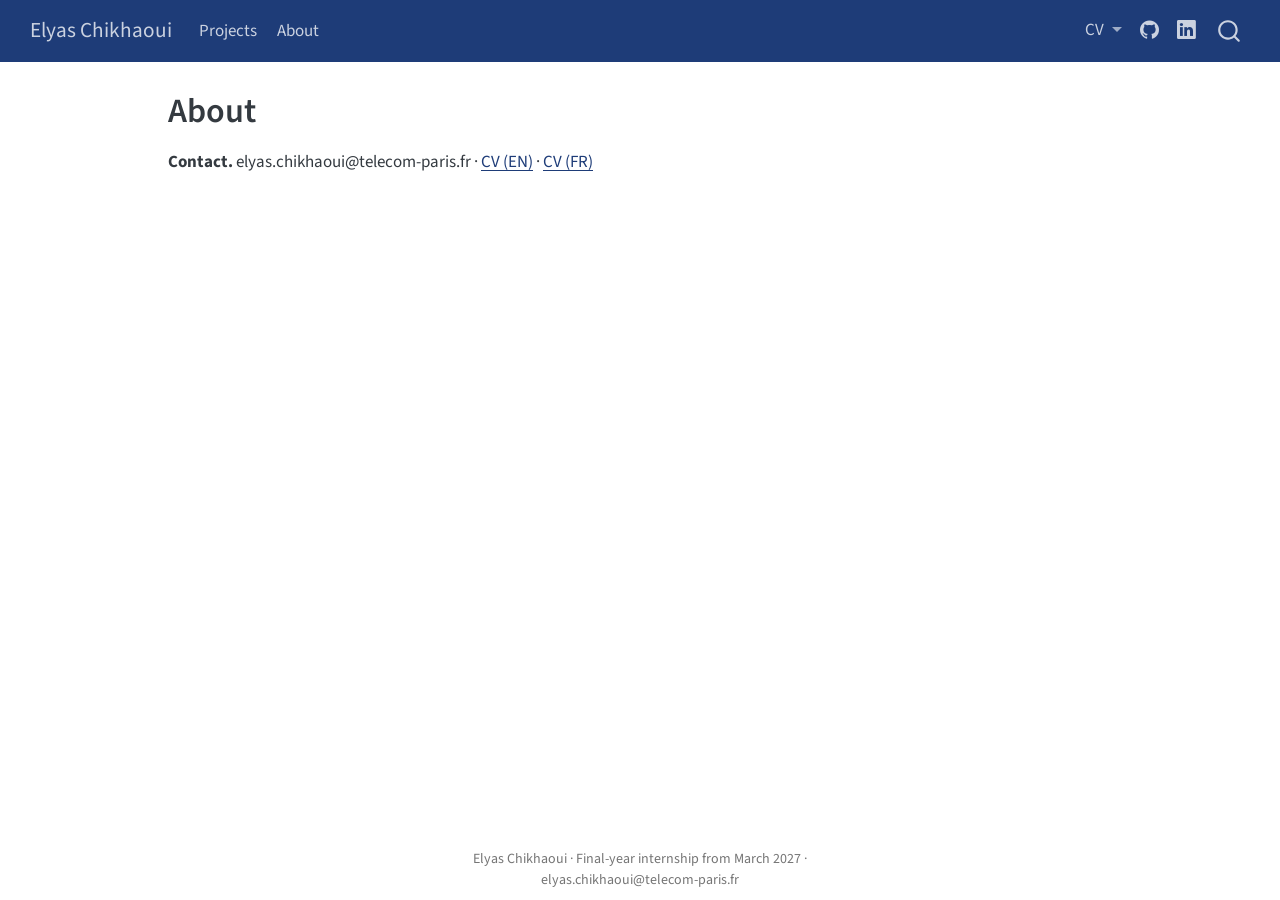
<file: about.html>
<!DOCTYPE html>
<html xmlns="http://www.w3.org/1999/xhtml" lang="en" xml:lang="en"><head>

<meta charset="utf-8">
<meta name="generator" content="quarto-1.10.18">

<meta name="viewport" content="width=device-width, initial-scale=1.0, user-scalable=yes">


<title>About – Elyas Chikhaoui</title>
<style>
/* Default styles provided by pandoc.
** See https://pandoc.org/MANUAL.html#variables-for-html for config info.
*/
span.smallcaps{font-variant: small-caps;}
div.columns{display: flex; gap: 1.5em;}
div.column{flex: auto;}
@media screen {
div.columns{gap: min(4vw, 1.5em);}
div.column{overflow-x: auto;}
}
div.hanging-indent{margin-left: 1.5em; text-indent: -1.5em;}
ul.task-list{list-style: none;}
ul.task-list li input[type="checkbox"] {
  width: 0.8em;
  margin: 0 0.8em 0.2em -1em; /* quarto-specific, see https://github.com/quarto-dev/quarto-cli/issues/4556 */ 
  vertical-align: middle;
}
</style>


<script src="site_libs/quarto-nav/quarto-nav.js"></script>
<script src="site_libs/quarto-nav/headroom.min.js"></script>
<script src="site_libs/clipboard/clipboard.min.js"></script>
<script src="site_libs/quarto-search/autocomplete.umd.js"></script>
<script src="site_libs/quarto-search/fuse.min.js"></script>
<script src="site_libs/quarto-search/quarto-search.js"></script>
<meta name="quarto:offset" content="./">
<script src="site_libs/quarto-html/quarto.js" type="module"></script>
<script src="site_libs/quarto-html/tabsets/tabsets.js" type="module"></script>
<script src="site_libs/quarto-html/popper.min.js"></script>
<script src="site_libs/quarto-html/tippy.umd.min.js"></script>
<script src="site_libs/quarto-html/anchor.min.js"></script>
<link href="site_libs/quarto-html/tippy.css" rel="stylesheet">
<link href="site_libs/quarto-html/quarto-syntax-highlighting-64a204ab8560d761af7679ceaba22944.css" rel="stylesheet" id="quarto-text-highlighting-styles">
<script src="site_libs/bootstrap/bootstrap.min.js"></script>
<link href="site_libs/bootstrap/bootstrap-icons.css" rel="stylesheet">
<link href="site_libs/bootstrap/bootstrap-6d8248765e2d65ac637f5141e631a207.min.css" rel="stylesheet" append-hash="true" id="quarto-bootstrap" data-mode="light">
<script id="quarto-search-options" type="application/json">{
  "location": "navbar",
  "copy-button": false,
  "collapse-after": 3,
  "panel-placement": "end",
  "type": "overlay",
  "limit": 50,
  "keyboard-shortcut": [
    "f",
    "/",
    "s"
  ],
  "show-item-context": false,
  "language": {
    "search-no-results-text": "No results",
    "search-matching-documents-text": "matching documents",
    "search-copy-link-title": "Copy link to search",
    "search-hide-matches-text": "Hide additional matches",
    "search-more-match-text": "more match in this document",
    "search-more-matches-text": "more matches in this document",
    "search-clear-button-title": "Clear",
    "search-text-placeholder": "",
    "search-detached-cancel-button-title": "Cancel",
    "search-submit-button-title": "Submit",
    "search-label": "Search"
  }
}</script>


</head>

<body class="nav-fixed quarto-light">

<div id="quarto-search-results"></div>
  <header id="quarto-header" class="headroom fixed-top">
    <nav class="navbar navbar-expand-lg " data-bs-theme="dark">
      <div class="navbar-container container-fluid">
      <div class="navbar-brand-container mx-auto">
    <a class="navbar-brand" href="./index.html">
    <span class="navbar-title">Elyas Chikhaoui</span>
    </a>
  </div>
            <div id="quarto-search" class="" title="Search"></div>
          <button class="navbar-toggler" type="button" data-bs-toggle="collapse" data-bs-target="#navbarCollapse" aria-controls="navbarCollapse" role="menu" aria-expanded="false" aria-label="Toggle navigation" onclick="if (window.quartoToggleHeadroom) { window.quartoToggleHeadroom(); }">
  <span class="navbar-toggler-icon"></span>
</button>
          <div class="collapse navbar-collapse" id="navbarCollapse">
            <ul class="navbar-nav navbar-nav-scroll me-auto">
  <li class="nav-item">
    <a class="nav-link" href="./index.html"> 
<span class="menu-text">Projects</span></a>
  </li>  
  <li class="nav-item">
    <a class="nav-link active" href="./about.html" aria-current="page"> 
<span class="menu-text">About</span></a>
  </li>  
</ul>
            <ul class="navbar-nav navbar-nav-scroll ms-auto">
  <li class="nav-item dropdown ">
    <a class="nav-link dropdown-toggle" href="#" id="nav-menu-cv" role="link" data-bs-toggle="dropdown" aria-expanded="false">
 <span class="menu-text">CV</span>
    </a>
    <ul class="dropdown-menu dropdown-menu-end" aria-labelledby="nav-menu-cv">    
        <li>
    <a class="dropdown-item" href="./cv/CV_Elyas_Chikhaoui_EN.pdf" target="_blank">
 <span class="dropdown-text">CV (EN)</span></a>
  </li>  
        <li>
    <a class="dropdown-item" href="./cv/CV_Elyas_Chikhaoui_FR.pdf" target="_blank">
 <span class="dropdown-text">CV (FR)</span></a>
  </li>  
    </ul>
  </li>
  <li class="nav-item compact">
    <a class="nav-link" href="https://github.com/how2222" target="_blank"> <i class="bi bi-github" role="img">
</i> 
<span class="menu-text"></span></a>
  </li>  
  <li class="nav-item compact">
    <a class="nav-link" href="https://fr.linkedin.com/in/elyaschikhaoui" target="_blank"> <i class="bi bi-linkedin" role="img">
</i> 
<span class="menu-text"></span></a>
  </li>  
</ul>
          </div> <!-- /navcollapse -->
            <div class="quarto-navbar-tools">
</div>
      </div> <!-- /container-fluid -->
    </nav>
</header>
<!-- content -->
<div id="quarto-content" class="quarto-container page-columns page-rows-contents page-layout-article page-navbar">
<!-- sidebar -->
<!-- margin-sidebar -->
    <div id="quarto-margin-sidebar" class="sidebar margin-sidebar zindex-bottom">
        
    </div>
<!-- main -->
<main class="content" id="quarto-document-content">

<header id="title-block-header" class="quarto-title-block default">
<div class="quarto-title">
<h1 class="title">About</h1>
</div>



<div class="quarto-title-meta">

    
  
    
  </div>
  


</header>


<p><strong>Contact.</strong> elyas.chikhaoui@telecom-paris.fr · <a href="cv/CV_Elyas_Chikhaoui_EN.pdf" target="_blank">CV (EN)</a> · <a href="cv/CV_Elyas_Chikhaoui_FR.pdf" target="_blank">CV (FR)</a></p>



</main> <!-- /main -->
<script id="quarto-html-after-body" type="application/javascript">
  window.document.addEventListener("DOMContentLoaded", function (event) {
    const icon = "";
    const anchorJS = new window.AnchorJS();
    anchorJS.options = {
      placement: 'right',
      icon: icon
    };
    anchorJS.add('.anchored');
    const isCodeAnnotation = (el) => {
      for (const clz of el.classList) {
        if (clz.startsWith('code-annotation-')) {                     
          return true;
        }
      }
      return false;
    }
    const onCopySuccess = function(e) {
      // button target
      const button = e.trigger;
      // don't keep focus
      button.blur();
      // flash "checked"
      button.classList.add('code-copy-button-checked');
      var currentTitle = button.getAttribute("title");
      button.setAttribute("title", "Copied!");
      let tooltip;
      if (window.bootstrap) {
        button.setAttribute("data-bs-toggle", "tooltip");
        button.setAttribute("data-bs-placement", "left");
        button.setAttribute("data-bs-title", "Copied!");
        tooltip = new bootstrap.Tooltip(button, 
          { trigger: "manual", 
            customClass: "code-copy-button-tooltip",
            offset: [0, -8]});
        tooltip.show();    
      }
      setTimeout(function() {
        if (tooltip) {
          tooltip.hide();
          button.removeAttribute("data-bs-title");
          button.removeAttribute("data-bs-toggle");
          button.removeAttribute("data-bs-placement");
        }
        button.setAttribute("title", currentTitle);
        button.classList.remove('code-copy-button-checked');
      }, 1000);
      // clear code selection
      e.clearSelection();
    }
    const getTextToCopy = function(trigger) {
      const outerScaffold = trigger.parentElement.cloneNode(true);
      const codeEl = outerScaffold.querySelector('code');
      for (const childEl of codeEl.children) {
        if (isCodeAnnotation(childEl)) {
          childEl.remove();
        }
      }
      return codeEl.innerText;
    }
    const clipboard = new window.ClipboardJS('.code-copy-button:not([data-in-quarto-modal])', {
      text: getTextToCopy
    });
    clipboard.on('success', onCopySuccess);
    if (window.document.getElementById('quarto-embedded-source-code-modal')) {
      const clipboardModal = new window.ClipboardJS('.code-copy-button[data-in-quarto-modal]', {
        text: getTextToCopy,
        container: window.document.getElementById('quarto-embedded-source-code-modal')
      });
      clipboardModal.on('success', onCopySuccess);
    }
      var localhostRegex = new RegExp(/^(?:http|https):\/\/localhost\:?[0-9]*\//);
      var mailtoRegex = new RegExp(/^mailto:/);
        var filterRegex = new RegExp("https:\/\/how2222\.github\.io\/portfolio");
      var isInternal = (href) => {
          return filterRegex.test(href) || localhostRegex.test(href) || mailtoRegex.test(href);
      }
      // Inspect non-navigation links and adorn them if external
     var links = window.document.querySelectorAll('a[href]:not(.nav-link):not(.navbar-brand):not(.toc-action):not(.sidebar-link):not(.sidebar-item-toggle):not(.pagination-link):not(.no-external):not([aria-hidden]):not(.dropdown-item):not(.quarto-navigation-tool):not(.about-link)');
      for (var i=0; i<links.length; i++) {
        const link = links[i];
        if (!isInternal(link.href)) {
          // undo the damage that might have been done by quarto-nav.js in the case of
          // links that we want to consider external
          if (link.dataset.originalHref !== undefined) {
            link.href = link.dataset.originalHref;
          }
        }
      }
    function tippyHover(el, contentFn, onTriggerFn, onUntriggerFn) {
      const config = {
        allowHTML: true,
        maxWidth: 500,
        delay: 100,
        arrow: false,
        appendTo: function(el) {
            return el.parentElement;
        },
        interactive: true,
        interactiveBorder: 10,
        theme: 'quarto',
        placement: 'bottom-start',
      };
      if (contentFn) {
        config.content = contentFn;
      }
      if (onTriggerFn) {
        config.onTrigger = onTriggerFn;
      }
      if (onUntriggerFn) {
        config.onUntrigger = onUntriggerFn;
      }
      window.tippy(el, config); 
    }
    const noterefs = window.document.querySelectorAll('a[role="doc-noteref"]');
    for (var i=0; i<noterefs.length; i++) {
      const ref = noterefs[i];
      tippyHover(ref, function() {
        // use id or data attribute instead here
        let href = ref.getAttribute('data-footnote-href') || ref.getAttribute('href');
        try { href = new URL(href).hash; } catch {}
        const id = href.replace(/^#\/?/, "");
        const note = window.document.getElementById(id);
        if (note) {
          return note.innerHTML;
        } else {
          return "";
        }
      });
    }
    const xrefs = window.document.querySelectorAll('a.quarto-xref');
    const processXRef = (id, note) => {
      // Strip column container classes
      const stripColumnClz = (el) => {
        el.classList.remove("page-full", "page-columns");
        if (el.children) {
          for (const child of el.children) {
            stripColumnClz(child);
          }
        }
      }
      stripColumnClz(note)
      if (id === null || id.startsWith('sec-')) {
        // Special case sections, only their first couple elements
        const container = document.createElement("div");
        if (note.children && note.children.length > 2) {
          container.appendChild(note.children[0].cloneNode(true));
          for (let i = 1; i < note.children.length; i++) {
            const child = note.children[i];
            if (child.tagName === "P" && child.innerText === "") {
              continue;
            } else {
              container.appendChild(child.cloneNode(true));
              break;
            }
          }
          if (window.Quarto?.typesetMath) {
            window.Quarto.typesetMath(container);
          }
          return container.innerHTML
        } else {
          if (window.Quarto?.typesetMath) {
            window.Quarto.typesetMath(note);
          }
          return note.innerHTML;
        }
      } else {
        // Remove any anchor links if they are present
        const anchorLink = note.querySelector('a.anchorjs-link');
        if (anchorLink) {
          anchorLink.remove();
        }
        if (window.Quarto?.typesetMath) {
          window.Quarto.typesetMath(note);
        }
        if (note.classList.contains("callout")) {
          return note.outerHTML;
        } else {
          return note.innerHTML;
        }
      }
    }
    for (var i=0; i<xrefs.length; i++) {
      const xref = xrefs[i];
      tippyHover(xref, undefined, function(instance) {
        instance.disable();
        let url = xref.getAttribute('href');
        let hash = undefined; 
        if (url.startsWith('#')) {
          hash = url;
        } else {
          try { hash = new URL(url).hash; } catch {}
        }
        if (hash) {
          const id = hash.replace(/^#\/?/, "");
          const note = window.document.getElementById(id);
          if (note !== null) {
            try {
              const html = processXRef(id, note.cloneNode(true));
              instance.setContent(html);
            } finally {
              instance.enable();
              instance.show();
            }
          } else {
            // See if we can fetch this
            fetch(url.split('#')[0])
            .then(res => res.text())
            .then(html => {
              const parser = new DOMParser();
              const htmlDoc = parser.parseFromString(html, "text/html");
              const note = htmlDoc.getElementById(id);
              if (note !== null) {
                const html = processXRef(id, note);
                instance.setContent(html);
              } 
            }).finally(() => {
              instance.enable();
              instance.show();
            });
          }
        } else {
          // See if we can fetch a full url (with no hash to target)
          // This is a special case and we should probably do some content thinning / targeting
          fetch(url)
          .then(res => res.text())
          .then(html => {
            const parser = new DOMParser();
            const htmlDoc = parser.parseFromString(html, "text/html");
            const note = htmlDoc.querySelector('main.content');
            if (note !== null) {
              // This should only happen for chapter cross references
              // (since there is no id in the URL)
              // remove the first header
              if (note.children.length > 0 && note.children[0].tagName === "HEADER") {
                note.children[0].remove();
              }
              const html = processXRef(null, note);
              instance.setContent(html);
            } 
          }).finally(() => {
            instance.enable();
            instance.show();
          });
        }
      }, function(instance) {
      });
    }
        let selectedAnnoteEl;
        const selectorForAnnotation = ( cell, annotation) => {
          let cellAttr = 'data-code-cell="' + cell + '"';
          let lineAttr = 'data-code-annotation="' +  annotation + '"';
          const selector = 'span[' + cellAttr + '][' + lineAttr + ']';
          return selector;
        }
        const selectCodeLines = (annoteEl) => {
          const doc = window.document;
          const targetCell = annoteEl.getAttribute("data-target-cell");
          const targetAnnotation = annoteEl.getAttribute("data-target-annotation");
          const annoteSpan = window.document.querySelector(selectorForAnnotation(targetCell, targetAnnotation));
          const lines = annoteSpan.getAttribute("data-code-lines").split(",");
          const lineIds = lines.map((line) => {
            return targetCell + "-" + line;
          })
          let top = null;
          let height = null;
          let parent = null;
          if (lineIds.length > 0) {
              //compute the position of the single el (top and bottom and make a div)
              const el = window.document.getElementById(lineIds[0]);
              top = el.offsetTop;
              height = el.offsetHeight;
              parent = el.parentElement.parentElement;
            if (lineIds.length > 1) {
              const lastEl = window.document.getElementById(lineIds[lineIds.length - 1]);
              const bottom = lastEl.offsetTop + lastEl.offsetHeight;
              height = bottom - top;
            }
            if (top !== null && height !== null && parent !== null) {
              // cook up a div (if necessary) and position it 
              let div = window.document.getElementById("code-annotation-line-highlight");
              if (div === null) {
                div = window.document.createElement("div");
                div.setAttribute("id", "code-annotation-line-highlight");
                div.style.position = 'absolute';
                parent.appendChild(div);
              }
              div.style.top = top - 2 + "px";
              div.style.height = height + 4 + "px";
              div.style.left = 0;
              let gutterDiv = window.document.getElementById("code-annotation-line-highlight-gutter");
              if (gutterDiv === null) {
                gutterDiv = window.document.createElement("div");
                gutterDiv.setAttribute("id", "code-annotation-line-highlight-gutter");
                gutterDiv.style.position = 'absolute';
                const codeCell = window.document.getElementById(targetCell);
                const gutter = codeCell.querySelector('.code-annotation-gutter');
                gutter.appendChild(gutterDiv);
              }
              gutterDiv.style.top = top - 2 + "px";
              gutterDiv.style.height = height + 4 + "px";
            }
            selectedAnnoteEl = annoteEl;
          }
        };
        const unselectCodeLines = () => {
          const elementsIds = ["code-annotation-line-highlight", "code-annotation-line-highlight-gutter"];
          elementsIds.forEach((elId) => {
            const div = window.document.getElementById(elId);
            if (div) {
              div.remove();
            }
          });
          selectedAnnoteEl = undefined;
        };
          // Handle positioning of the toggle
      window.addEventListener(
        "resize",
        throttle(() => {
          elRect = undefined;
          if (selectedAnnoteEl) {
            selectCodeLines(selectedAnnoteEl);
          }
        }, 10)
      );
      function throttle(fn, ms) {
      let throttle = false;
      let timer;
        return (...args) => {
          if(!throttle) { // first call gets through
              fn.apply(this, args);
              throttle = true;
          } else { // all the others get throttled
              if(timer) clearTimeout(timer); // cancel #2
              timer = setTimeout(() => {
                fn.apply(this, args);
                timer = throttle = false;
              }, ms);
          }
        };
      }
        // Attach click handler to the DT
        const annoteDls = window.document.querySelectorAll('dt[data-target-cell]');
        for (const annoteDlNode of annoteDls) {
          annoteDlNode.addEventListener('click', (event) => {
            const clickedEl = event.target;
            if (clickedEl !== selectedAnnoteEl) {
              unselectCodeLines();
              const activeEl = window.document.querySelector('dt[data-target-cell].code-annotation-active');
              if (activeEl) {
                activeEl.classList.remove('code-annotation-active');
              }
              selectCodeLines(clickedEl);
              clickedEl.classList.add('code-annotation-active');
            } else {
              // Unselect the line
              unselectCodeLines();
              clickedEl.classList.remove('code-annotation-active');
            }
          });
        }
    const findCites = (el) => {
      const parentEl = el.parentElement;
      if (parentEl) {
        const cites = parentEl.dataset.cites;
        if (cites) {
          return {
            el,
            cites: cites.split(' ')
          };
        } else {
          return findCites(el.parentElement)
        }
      } else {
        return undefined;
      }
    };
    var bibliorefs = window.document.querySelectorAll('a[role="doc-biblioref"]');
    for (var i=0; i<bibliorefs.length; i++) {
      const ref = bibliorefs[i];
      const citeInfo = findCites(ref);
      if (citeInfo) {
        tippyHover(citeInfo.el, function() {
          var popup = window.document.createElement('div');
          citeInfo.cites.forEach(function(cite) {
            var citeDiv = window.document.createElement('div');
            citeDiv.classList.add('hanging-indent');
            citeDiv.classList.add('csl-entry');
            var biblioDiv = window.document.getElementById('ref-' + cite);
            if (biblioDiv) {
              citeDiv.innerHTML = biblioDiv.innerHTML;
            }
            popup.appendChild(citeDiv);
          });
          return popup.innerHTML;
        });
      }
    }
  });
  </script>
</div> <!-- /content -->
<footer class="footer">
  <div class="nav-footer">
    <div class="nav-footer-left">
      &nbsp;
    </div>   
    <div class="nav-footer-center">
<p>Elyas Chikhaoui · Final-year internship from March 2027 · elyas.chikhaoui@telecom-paris.fr</p>
</div>
    <div class="nav-footer-right">
      &nbsp;
    </div>
  </div>
</footer>




</body></html>
</file>
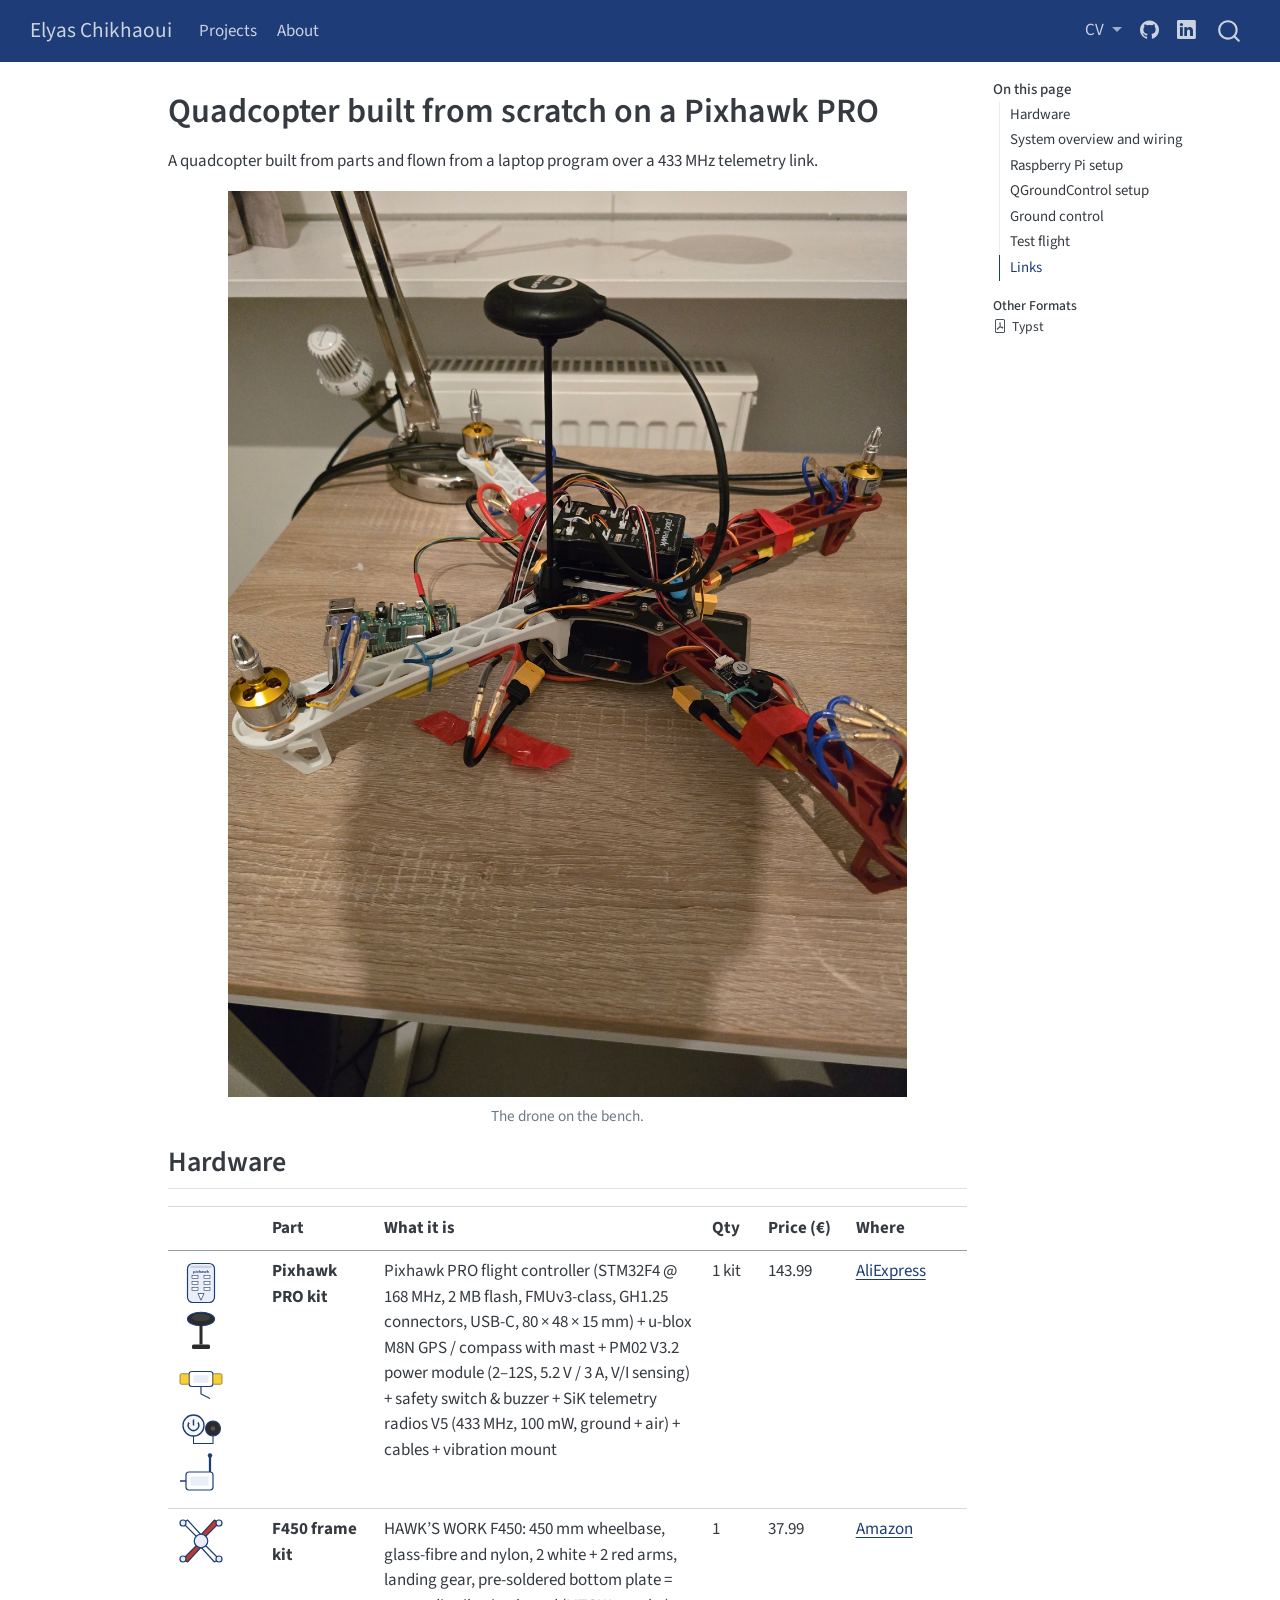
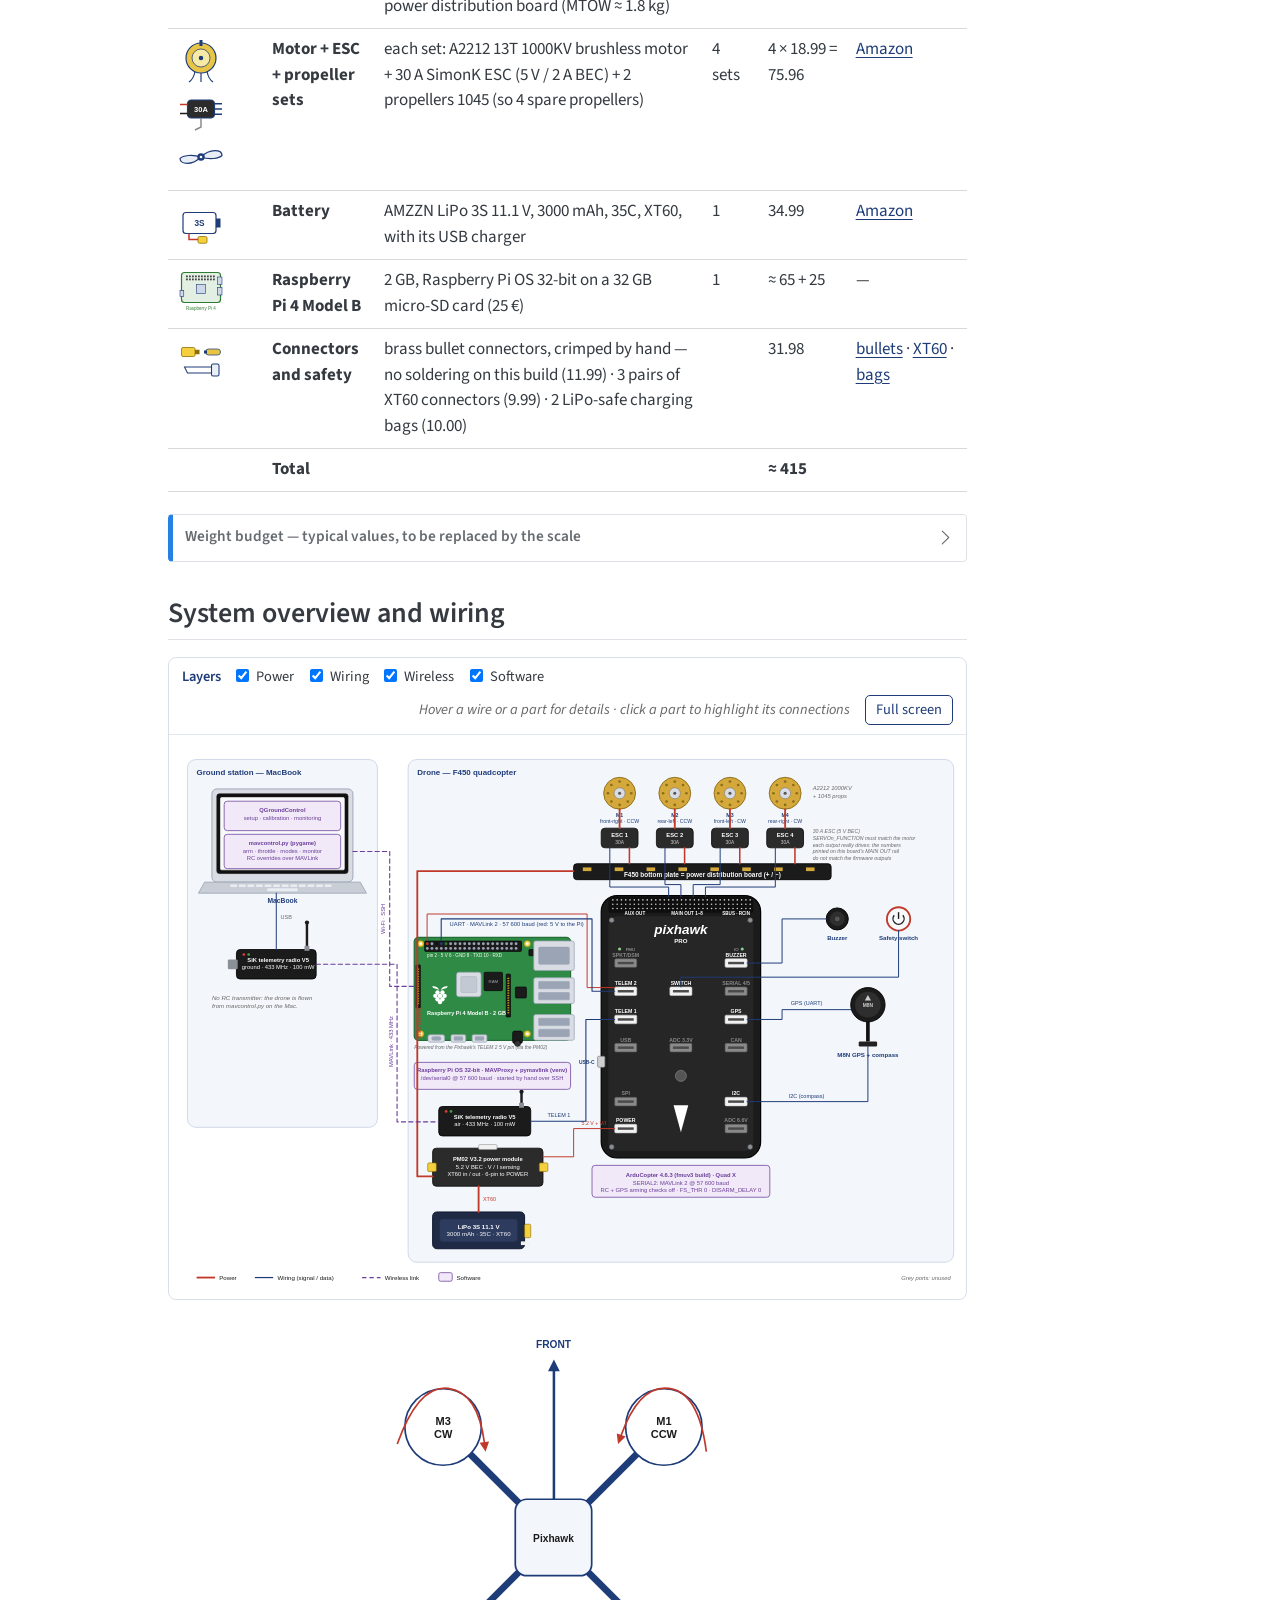
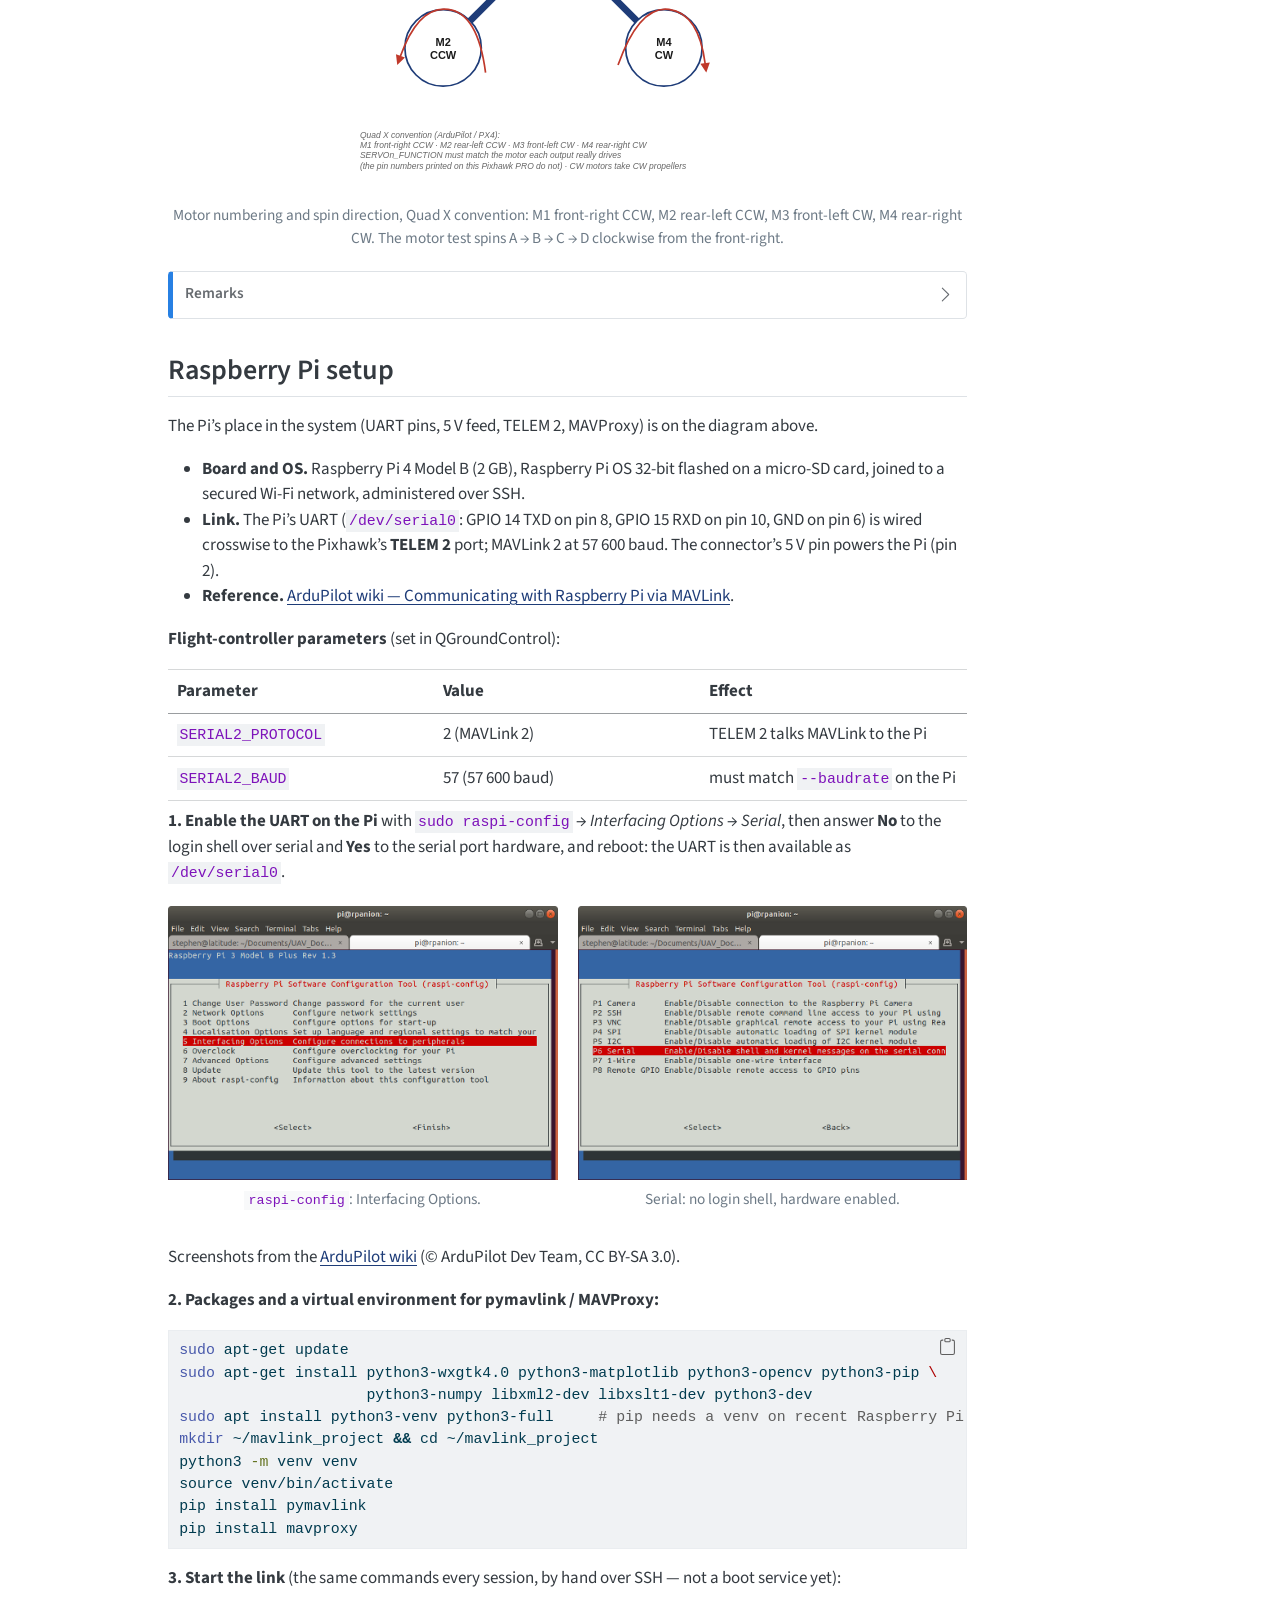
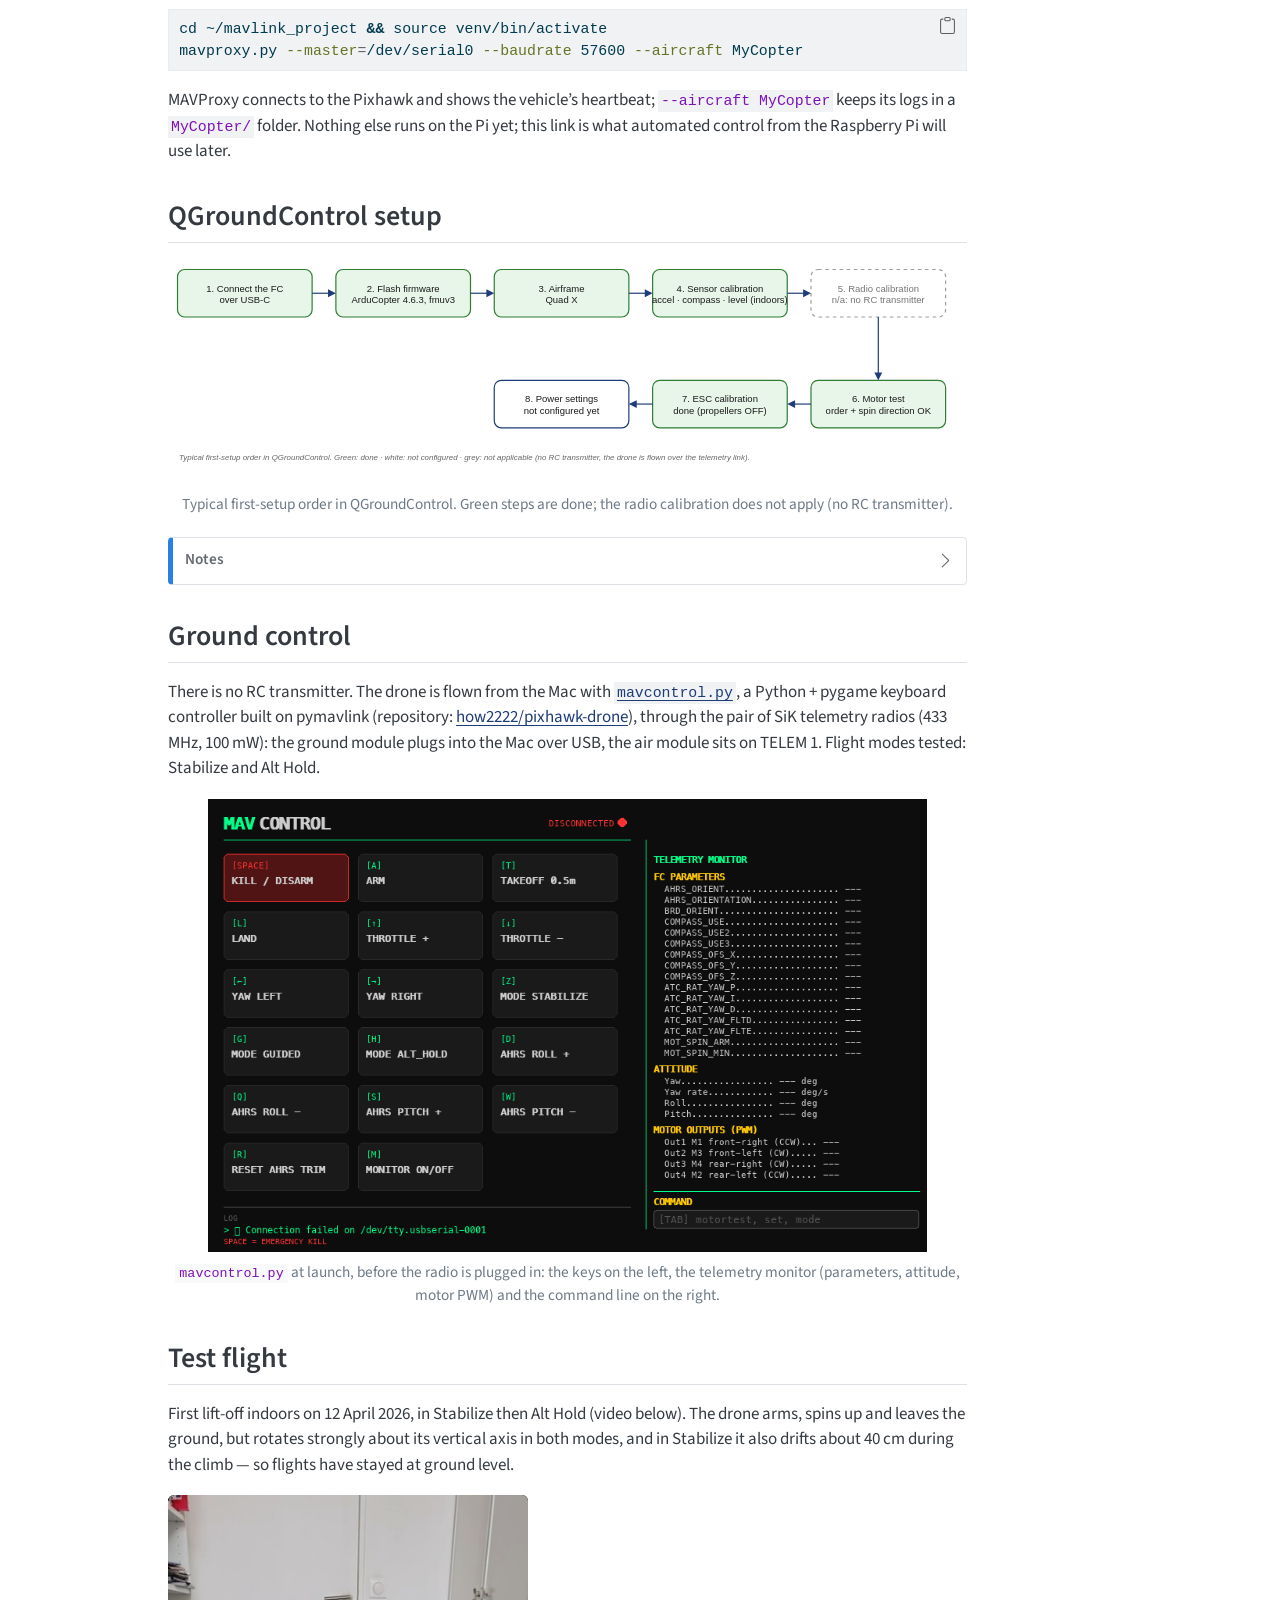
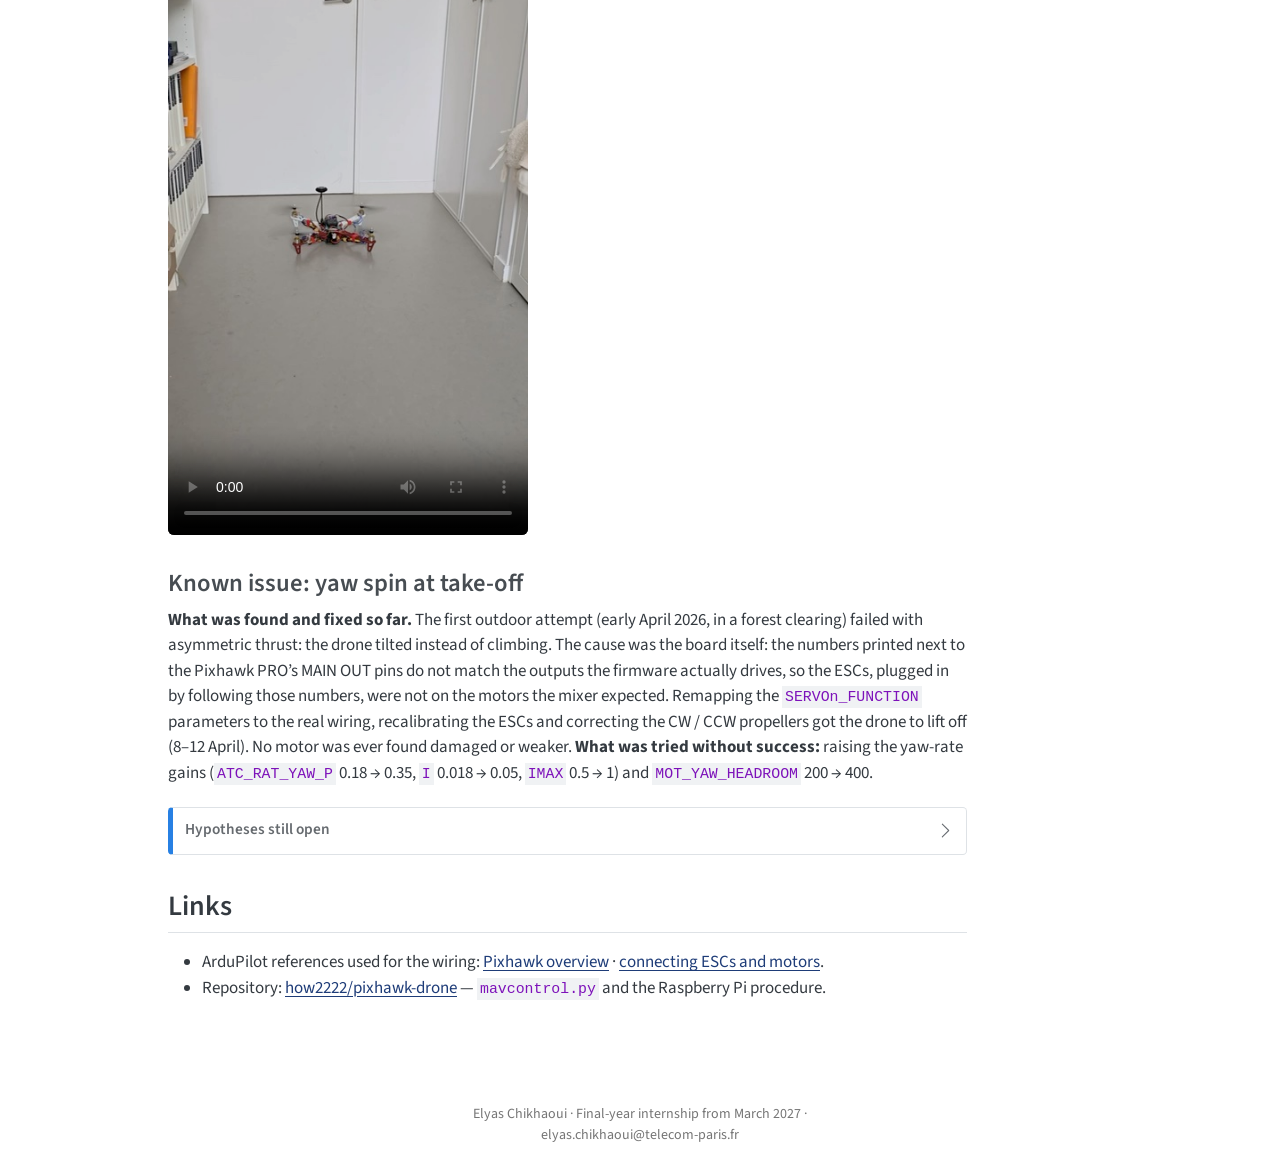
<file: projects/drone.html>
<!DOCTYPE html>
<html xmlns="http://www.w3.org/1999/xhtml" lang="en" xml:lang="en"><head>

<meta charset="utf-8">
<meta name="generator" content="quarto-1.10.18">

<meta name="viewport" content="width=device-width, initial-scale=1.0, user-scalable=yes">

<meta name="dcterms.date" content="2026-01-01">
<meta name="description" content="F450 quadcopter built from parts (Pixhawk PRO, ArduCopter, Raspberry Pi 4), flown from a laptop program over a 433 MHz telemetry link. January–April 2026. Lifts off indoors; a yaw spin at take-off is the open problem.">

<title>Quadcopter built from scratch on a Pixhawk PRO – Elyas Chikhaoui</title>
<style>
/* Default styles provided by pandoc.
** See https://pandoc.org/MANUAL.html#variables-for-html for config info.
*/
span.smallcaps{font-variant: small-caps;}
div.columns{display: flex; gap: 1.5em;}
div.column{flex: auto;}
@media screen {
div.columns{gap: min(4vw, 1.5em);}
div.column{overflow-x: auto;}
}
div.hanging-indent{margin-left: 1.5em; text-indent: -1.5em;}
ul.task-list{list-style: none;}
ul.task-list li input[type="checkbox"] {
  width: 0.8em;
  margin: 0 0.8em 0.2em -1em; /* quarto-specific, see https://github.com/quarto-dev/quarto-cli/issues/4556 */ 
  vertical-align: middle;
}
/* CSS for syntax highlighting */
html { -webkit-text-size-adjust: 100%; }
pre > code.sourceCode { white-space: pre; position: relative; }
pre > code.sourceCode > span { display: inline-block; line-height: 1.25; }
pre > code.sourceCode > span:empty { height: 1.2em; }
.sourceCode { overflow: visible; }
code.sourceCode > span { color: inherit; text-decoration: inherit; }
div.sourceCode { margin: 1em 0; }
pre.sourceCode { margin: 0; }
@media screen {
div.sourceCode { overflow: auto; }
}
@media print {
pre > code.sourceCode { white-space: pre-wrap; }
pre > code.sourceCode > span { text-indent: -5em; padding-left: 5em; }
}
pre.numberSource code
  { counter-reset: source-line 0; }
pre.numberSource code > span
  { position: relative; left: -4em; counter-increment: source-line; }
pre.numberSource code > span > a:first-child::before
  { content: counter(source-line);
    position: relative; left: -1em; text-align: right; vertical-align: baseline;
    border: none; display: inline-block;
    -webkit-touch-callout: none; -webkit-user-select: none;
    -khtml-user-select: none; -moz-user-select: none;
    -ms-user-select: none; user-select: none;
    padding: 0 4px; width: 4em;
  }
pre.numberSource { margin-left: 3em;  padding-left: 4px; }
div.sourceCode
  {   }
@media screen {
pre > code.sourceCode > span > a:first-child::before { text-decoration: underline; }
}
</style>


<script src="../site_libs/quarto-nav/quarto-nav.js"></script>
<script src="../site_libs/quarto-nav/headroom.min.js"></script>
<script src="../site_libs/clipboard/clipboard.min.js"></script>
<script src="../site_libs/quarto-search/autocomplete.umd.js"></script>
<script src="../site_libs/quarto-search/fuse.min.js"></script>
<script src="../site_libs/quarto-search/quarto-search.js"></script>
<meta name="quarto:offset" content="../">
<script src="../site_libs/quarto-html/quarto.js" type="module"></script>
<script src="../site_libs/quarto-html/tabsets/tabsets.js" type="module"></script>
<script src="../site_libs/quarto-html/popper.min.js"></script>
<script src="../site_libs/quarto-html/tippy.umd.min.js"></script>
<script src="../site_libs/quarto-html/anchor.min.js"></script>
<link href="../site_libs/quarto-html/tippy.css" rel="stylesheet">
<link href="../site_libs/quarto-html/quarto-syntax-highlighting-64a204ab8560d761af7679ceaba22944.css" rel="stylesheet" id="quarto-text-highlighting-styles">
<script src="../site_libs/bootstrap/bootstrap.min.js"></script>
<link href="../site_libs/bootstrap/bootstrap-icons.css" rel="stylesheet">
<link href="../site_libs/bootstrap/bootstrap-99d39f9f5afb9a73af3ebf27f0f7da77.min.css" rel="stylesheet" append-hash="true" id="quarto-bootstrap" data-mode="light">
<script src="../site_libs/quarto-contrib/glightbox/glightbox.min.js"></script>
<link href="../site_libs/quarto-contrib/glightbox/glightbox.min.css" rel="stylesheet">
<link href="../site_libs/quarto-contrib/glightbox/lightbox.css" rel="stylesheet">
<script id="quarto-search-options" type="application/json">{
  "location": "navbar",
  "copy-button": false,
  "collapse-after": 3,
  "panel-placement": "end",
  "type": "overlay",
  "limit": 50,
  "keyboard-shortcut": [
    "f",
    "/",
    "s"
  ],
  "show-item-context": false,
  "language": {
    "search-no-results-text": "No results",
    "search-matching-documents-text": "matching documents",
    "search-copy-link-title": "Copy link to search",
    "search-hide-matches-text": "Hide additional matches",
    "search-more-match-text": "more match in this document",
    "search-more-matches-text": "more matches in this document",
    "search-clear-button-title": "Clear",
    "search-text-placeholder": "",
    "search-detached-cancel-button-title": "Cancel",
    "search-submit-button-title": "Submit",
    "search-label": "Search"
  }
}</script>


</head>

<body class="nav-fixed quarto-light">

<div id="quarto-search-results"></div>
  <header id="quarto-header" class="headroom fixed-top">
    <nav class="navbar navbar-expand-lg " data-bs-theme="dark">
      <div class="navbar-container container-fluid">
      <div class="navbar-brand-container mx-auto">
    <a class="navbar-brand" href="../index.html">
    <span class="navbar-title">Elyas Chikhaoui</span>
    </a>
  </div>
            <div id="quarto-search" class="" title="Search"></div>
          <button class="navbar-toggler" type="button" data-bs-toggle="collapse" data-bs-target="#navbarCollapse" aria-controls="navbarCollapse" role="menu" aria-expanded="false" aria-label="Toggle navigation" onclick="if (window.quartoToggleHeadroom) { window.quartoToggleHeadroom(); }">
  <span class="navbar-toggler-icon"></span>
</button>
          <div class="collapse navbar-collapse" id="navbarCollapse">
            <ul class="navbar-nav navbar-nav-scroll me-auto">
  <li class="nav-item">
    <a class="nav-link" href="../index.html"> 
<span class="menu-text">Projects</span></a>
  </li>  
  <li class="nav-item">
    <a class="nav-link" href="../about.html"> 
<span class="menu-text">About</span></a>
  </li>  
</ul>
            <ul class="navbar-nav navbar-nav-scroll ms-auto">
  <li class="nav-item dropdown ">
    <a class="nav-link dropdown-toggle" href="#" id="nav-menu-cv" role="link" data-bs-toggle="dropdown" aria-expanded="false">
 <span class="menu-text">CV</span>
    </a>
    <ul class="dropdown-menu dropdown-menu-end" aria-labelledby="nav-menu-cv">    
        <li>
    <a class="dropdown-item" href="../cv/CV_Elyas_Chikhaoui_EN.pdf" target="_blank">
 <span class="dropdown-text">CV (EN)</span></a>
  </li>  
        <li>
    <a class="dropdown-item" href="../cv/CV_Elyas_Chikhaoui_FR.pdf" target="_blank">
 <span class="dropdown-text">CV (FR)</span></a>
  </li>  
    </ul>
  </li>
  <li class="nav-item compact">
    <a class="nav-link" href="https://github.com/how2222" target="_blank"> <i class="bi bi-github" role="img">
</i> 
<span class="menu-text"></span></a>
  </li>  
  <li class="nav-item compact">
    <a class="nav-link" href="https://fr.linkedin.com/in/elyaschikhaoui" target="_blank"> <i class="bi bi-linkedin" role="img">
</i> 
<span class="menu-text"></span></a>
  </li>  
</ul>
          </div> <!-- /navcollapse -->
            <div class="quarto-navbar-tools">
</div>
      </div> <!-- /container-fluid -->
    </nav>
</header>
<!-- content -->
<div id="quarto-content" class="quarto-container page-columns page-rows-contents page-layout-article page-navbar">
<!-- sidebar -->
<!-- margin-sidebar -->
    <div id="quarto-margin-sidebar" class="sidebar margin-sidebar">
        <nav id="TOC" role="doc-toc" class="toc-active">
    <h2 id="toc-title">On this page</h2>
   
  <ul class="collapse">
  <li><a href="#hardware" id="toc-hardware" class="nav-link active" data-scroll-target="#hardware">Hardware</a></li>
  <li><a href="#system-overview-and-wiring" id="toc-system-overview-and-wiring" class="nav-link" data-scroll-target="#system-overview-and-wiring">System overview and wiring</a></li>
  <li><a href="#raspberry-pi-setup" id="toc-raspberry-pi-setup" class="nav-link" data-scroll-target="#raspberry-pi-setup">Raspberry Pi setup</a></li>
  <li><a href="#qgroundcontrol-setup" id="toc-qgroundcontrol-setup" class="nav-link" data-scroll-target="#qgroundcontrol-setup">QGroundControl setup</a></li>
  <li><a href="#ground-control" id="toc-ground-control" class="nav-link" data-scroll-target="#ground-control">Ground control</a></li>
  <li><a href="#test-flight" id="toc-test-flight" class="nav-link" data-scroll-target="#test-flight">Test flight</a></li>
  <li><a href="#links" id="toc-links" class="nav-link" data-scroll-target="#links">Links</a></li>
  </ul>
<div class="quarto-alternate-formats"><h2>Other Formats</h2><ul><li><a href="drone.pdf"><i class="bi bi-file-pdf"></i>Typst</a></li></ul></div></nav>
    </div>
<!-- main -->
<main class="content" id="quarto-document-content"><header id="title-block-header" class="quarto-title-block"><h1 class="title display-7">Quadcopter built from scratch on a Pixhawk PRO</h1></header>

<header id="title-block-header">


<p class="date">2026-01-01</p>
</header>


<style>/* this page: title only, no date line under it (the YAML date still orders the project cards) */
#title-block-header .date, #title-block-header .quarto-title-meta { display: none; }
.quarto-figure-center > figure > figcaption { text-align: center; }   /* captions centred under the centred figures */</style>
<p>A quadcopter built from parts and flown from a laptop program over a 433 MHz telemetry link.</p>
<!-- Diagrams: the system diagram and the icons are generated by assets/drone/diagrams/*.py (re-run after editing); the two remaining draw.io diagrams have their sources in assets/drone/diagrams/*.drawio. Weights marked "typ." are datasheet / listing figures, not measured. -->
<div class="quarto-figure quarto-figure-center">
<figure class="figure">
<p><a href="../assets/drone/build-photo.jpg" class="lightbox" data-gallery="quarto-lightbox-gallery-1" title="The drone on the bench."><img src="../assets/drone/build-photo.jpg" class="img-fluid figure-img" style="width:85.0%" alt="The drone on the bench."></a></p>
<figcaption>The drone on the bench.</figcaption>
</figure>
</div>
<section id="hardware" class="level2">
<h2 class="anchored" data-anchor-id="hardware">Hardware</h2>
<table class="caption-top table">
<colgroup>
<col style="width: 12%">
<col style="width: 14%">
<col style="width: 41%">
<col style="width: 7%">
<col style="width: 11%">
<col style="width: 15%">
</colgroup>
<thead>
<tr class="header">
<th></th>
<th>Part</th>
<th>What it is</th>
<th>Qty</th>
<th>Price (€)</th>
<th>Where</th>
</tr>
</thead>
<tbody>
<tr class="odd">
<td><img src="../assets/drone/icons/pixhawk.svg" class="img-fluid" width="48"> <img src="../assets/drone/icons/gps.svg" class="img-fluid" width="48"> <img src="../assets/drone/icons/pm02.svg" class="img-fluid" width="48"> <img src="../assets/drone/icons/switch-buzzer.svg" class="img-fluid" width="48"> <img src="../assets/drone/icons/radio.svg" class="img-fluid" width="48"></td>
<td><strong>Pixhawk PRO kit</strong></td>
<td>Pixhawk PRO flight controller (STM32F4 @ 168 MHz, 2 MB flash, FMUv3-class, GH1.25 connectors, USB-C, 80 × 48 × 15 mm) + u-blox M8N GPS / compass with mast + PM02 V3.2 power module (2–12S, 5.2 V / 3 A, V/I sensing) + safety switch &amp; buzzer + SiK telemetry radios V5 (433 MHz, 100 mW, ground + air) + cables + vibration mount</td>
<td>1 kit</td>
<td>143.99</td>
<td><a href="https://fr.aliexpress.com/item/1005012560001551.html">AliExpress</a></td>
</tr>
<tr class="even">
<td><img src="../assets/drone/icons/frame.svg" class="img-fluid" width="48"></td>
<td><strong>F450 frame kit</strong></td>
<td>HAWK’S WORK F450: 450 mm wheelbase, glass-fibre and nylon, 2 white + 2 red arms, landing gear, pre-soldered bottom plate = power distribution board (MTOW ≈ 1.8 kg)</td>
<td>1</td>
<td>37.99</td>
<td><a href="https://www.amazon.fr/dp/B09YQ4TM88">Amazon</a></td>
</tr>
<tr class="odd">
<td><img src="../assets/drone/icons/motor.svg" class="img-fluid" width="48"> <img src="../assets/drone/icons/esc.svg" class="img-fluid" width="48"> <img src="../assets/drone/icons/propeller.svg" class="img-fluid" width="48"></td>
<td><strong>Motor + ESC + propeller sets</strong></td>
<td>each set: A2212 13T 1000KV brushless motor + 30 A SimonK ESC (5 V / 2 A BEC) + 2 propellers 1045 (so 4 spare propellers)</td>
<td>4 sets</td>
<td>4 × 18.99 = 75.96</td>
<td><a href="https://www.amazon.fr/dp/B081CW2928">Amazon</a></td>
</tr>
<tr class="even">
<td><img src="../assets/drone/icons/battery.svg" class="img-fluid" width="48"></td>
<td><strong>Battery</strong></td>
<td>AMZZN LiPo 3S 11.1 V, 3000 mAh, 35C, XT60, with its USB charger</td>
<td>1</td>
<td>34.99</td>
<td><a href="https://www.amazon.fr/dp/B0CY898G24">Amazon</a></td>
</tr>
<tr class="odd">
<td><img src="../assets/drone/icons/raspberry-pi.svg" class="img-fluid" width="48"></td>
<td><strong>Raspberry Pi 4 Model B</strong></td>
<td>2 GB, Raspberry Pi OS 32-bit on a 32 GB micro-SD card (25 €)</td>
<td>1</td>
<td>≈ 65 + 25</td>
<td>—</td>
</tr>
<tr class="even">
<td><img src="../assets/drone/icons/misc.svg" class="img-fluid" width="48"></td>
<td><strong>Connectors and safety</strong></td>
<td>brass bullet connectors, crimped by hand — no soldering on this build (11.99) · 3 pairs of XT60 connectors (9.99) · 2 LiPo-safe charging bags (10.00)</td>
<td></td>
<td>31.98</td>
<td><a href="https://www.amazon.fr/dp/B0B7FVQBW7">bullets</a> · <a href="https://www.amazon.fr/dp/B0CF88BTYB">XT60</a> · <a href="https://www.amazon.fr/dp/B0F4XB3N71">bags</a></td>
</tr>
<tr class="odd">
<td></td>
<td><strong>Total</strong></td>
<td></td>
<td></td>
<td><strong>≈ 415</strong></td>
<td></td>
</tr>
</tbody>
</table>
<!-- No RC transmitter or receiver: the drone is flown from the Mac over the telemetry link (see Ground control). -->
<div class="callout callout-style-simple callout-note no-icon callout-titled" title="Weight budget — typical values, to be replaced by the scale">
<div class="callout-header d-flex align-content-center collapsed" data-bs-toggle="collapse" data-bs-target=".callout-1-contents" aria-controls="callout-1" aria-expanded="false" aria-label="Toggle callout">
<div class="callout-icon-container">
<i class="callout-icon no-icon"></i>
</div>
<div class="callout-title-container flex-fill">
<span class="screen-reader-only">Note</span>Weight budget — typical values, to be replaced by the scale
</div>
<div class="callout-btn-toggle d-inline-block border-0 py-1 ps-1 pe-0 float-end"><i class="callout-toggle"></i></div>
</div>
<div id="callout-1" class="callout-1-contents callout-collapse collapse">
<div class="callout-body-container callout-body">
<table class="caption-top table">
<colgroup>
<col style="width: 20%">
<col style="width: 20%">
<col style="width: 20%">
<col style="width: 20%">
<col style="width: 20%">
</colgroup>
<thead>
<tr class="header">
<th>Part</th>
<th>Qty</th>
<th>Unit (g)</th>
<th>Total (g)</th>
<th>Source</th>
</tr>
</thead>
<tbody>
<tr class="odd">
<td>F450 frame, incl.&nbsp;PDB plate</td>
<td>1</td>
<td>282</td>
<td>282</td>
<td>manufacturer spec</td>
</tr>
<tr class="even">
<td>A2212 1000KV motor</td>
<td>4</td>
<td>≈ 50</td>
<td>≈ 200</td>
<td>typ. (listings: 47–56 g)</td>
</tr>
<tr class="odd">
<td>30 A ESC</td>
<td>4</td>
<td>≈ 25</td>
<td>≈ 100</td>
<td>typ.</td>
</tr>
<tr class="even">
<td>1045 propeller</td>
<td>4</td>
<td>≈ 13</td>
<td>≈ 52</td>
<td>typ.</td>
</tr>
<tr class="odd">
<td>Pixhawk PRO</td>
<td>1</td>
<td>≈ 38</td>
<td>≈ 38</td>
<td>Pixhawk 2.4.8 figure</td>
</tr>
<tr class="even">
<td>M8N GPS + mast</td>
<td>1</td>
<td>≈ 50</td>
<td>≈ 50</td>
<td>typ.</td>
</tr>
<tr class="odd">
<td>PM02 V3.2</td>
<td>1</td>
<td>20</td>
<td>20</td>
<td>vendor spec</td>
</tr>
<tr class="even">
<td>Safety switch + buzzer</td>
<td>1</td>
<td>≈ 10</td>
<td>≈ 10</td>
<td>typ.</td>
</tr>
<tr class="odd">
<td>Telemetry radio (air) + antenna</td>
<td>1</td>
<td>≈ 20</td>
<td>≈ 20</td>
<td>typ.</td>
</tr>
<tr class="even">
<td>Raspberry Pi 4 B</td>
<td>1</td>
<td>46</td>
<td>46</td>
<td>Raspberry Pi spec</td>
</tr>
<tr class="odd">
<td>LiPo 3S 3000 mAh 35C</td>
<td>1</td>
<td>≈ 240</td>
<td>≈ 240</td>
<td>typ. (listings: 220–260 g)</td>
</tr>
<tr class="even">
<td>Wiring, straps, misc.</td>
<td></td>
<td>≈ 40</td>
<td>≈ 40</td>
<td>estimate</td>
</tr>
<tr class="odd">
<td><strong>All-up weight</strong></td>
<td></td>
<td></td>
<td><strong>≈ 1.1 kg</strong></td>
<td>estimate</td>
</tr>
</tbody>
</table>
</div>
</div>
</div>
</section>
<section id="system-overview-and-wiring" class="level2">
<h2 class="anchored" data-anchor-id="system-overview-and-wiring">System overview and wiring</h2>
<!-- One diagram for the whole system: power chain (red), wiring to the real ports of the Pixhawk PRO and of the Pi's GPIO header (blue), wireless links (dashed) and the software on each machine (purple). On the site it is interactive: hover for details, click a part to highlight its connections, toggle layers, full screen. Source: assets/drone/diagrams/system_diagram.py. -->
<div class="sysdiag" id="sysdiag">
<div class="sysdiag-bar">
  <span class="sysdiag-lbl">Layers</span>
  <label><input type="checkbox" data-layer="power" checked=""> Power</label>
  <label><input type="checkbox" data-layer="signal" checked=""> Wiring</label>
  <label><input type="checkbox" data-layer="radio" checked=""> Wireless</label>
  <label><input type="checkbox" data-layer="software" checked=""> Software</label>
  <span class="sysdiag-hint">Hover a wire or a part for details · click a part to highlight its connections</span>
  <button type="button" class="sysdiag-fs" data-act="fs">Full screen</button>
</div>
<div class="sysdiag-stage">
<svg xmlns="http://www.w3.org/2000/svg" viewbox="0 0 1300 920" id="sysdiag-svg" font-family="Helvetica, Arial, sans-serif">
<rect id="sysdiag-svg" fill="#ffffff"></rect>
<rect x="30" y="40" width="310" height="600" rx="14" fill="#f3f6fb" stroke="#b7c4dd" stroke-width="1"></rect>
<text x="45" y="66" font-family="Helvetica, Arial, sans-serif" font-size="13" text-anchor="start" font-weight="bold" font-style="normal" fill="#1e3c78">Ground station — MacBook</text>
<rect x="390" y="40" width="890" height="820" rx="14" fill="#f3f6fb" stroke="#b7c4dd" stroke-width="1"></rect>
<text x="405" y="66" font-family="Helvetica, Arial, sans-serif" font-size="13" text-anchor="start" font-weight="bold" font-style="normal" fill="#1e3c78">Drone — F450 quadcopter</text>
<g class="layer layer-hw">
<g id="mac" class="comp" data-info="MacBook: QGroundControl for setup and monitoring (over USB-C or the radio), and mavcontrol.py, the Python + pygame program that flies the drone">
<rect x="70" y="88" width="230" height="152" rx="8" fill="#d9dde3" stroke="#9aa4b5" stroke-width="1.5"></rect><rect x="78" y="96" width="214" height="130" rx="4" fill="#111111" stroke="#111111" stroke-width="1"></rect><rect x="84" y="102" width="202" height="118" rx="2" fill="#f8f9fb" stroke="#f8f9fb" stroke-width="1"></rect><path d="M 58 240 L 312 240 L 322 258 L 48 258 Z" fill="#c9ced6" stroke="#9aa4b5" stroke-width="1.4"></path><rect x="100" y="244" width="11" height="4" rx="1" fill="#e9ecf1"></rect><rect x="114" y="244" width="11" height="4" rx="1" fill="#e9ecf1"></rect><rect x="128" y="244" width="11" height="4" rx="1" fill="#e9ecf1"></rect><rect x="142" y="244" width="11" height="4" rx="1" fill="#e9ecf1"></rect><rect x="156" y="244" width="11" height="4" rx="1" fill="#e9ecf1"></rect><rect x="170" y="244" width="11" height="4" rx="1" fill="#e9ecf1"></rect><rect x="184" y="244" width="11" height="4" rx="1" fill="#e9ecf1"></rect><rect x="198" y="244" width="11" height="4" rx="1" fill="#e9ecf1"></rect><rect x="212" y="244" width="11" height="4" rx="1" fill="#e9ecf1"></rect><rect x="226" y="244" width="11" height="4" rx="1" fill="#e9ecf1"></rect><rect x="240" y="244" width="11" height="4" rx="1" fill="#e9ecf1"></rect><rect x="254" y="244" width="11" height="4" rx="1" fill="#e9ecf1"></rect><rect x="160" y="250" width="50" height="5" rx="2" fill="#e9ecf1"></rect><text x="185" y="274" font-family="Helvetica, Arial, sans-serif" font-size="11" text-anchor="middle" font-weight="bold" font-style="normal" fill="#1e3c78">MacBook</text>
</g>
<g id="gradio" class="comp" data-info="SiK telemetry radio V5, ground module (from the Pixhawk kit): 433 MHz, 100 mW, USB on the Mac — mavcontrol.py opens it as /dev/tty.usbserial-0001 at 57 600 baud">
<rect x="110" y="350" width="130" height="48" rx="6" fill="#1b1b1b" stroke="#000000" stroke-width="1.4"></rect><rect x="96" y="366" width="16" height="16" rx="2" fill="#8a8f98"></rect><rect x="221" y="344" width="8" height="8" fill="#8a8f98"></rect><line x1="225" y1="344" x2="225" y2="308" stroke="#1b1b1b" stroke-width="4"></line><circle cx="225" cy="306" r="3.5" fill="#1b1b1b" stroke="none" stroke-width="1"></circle><circle cx="122" cy="358" r="2.2" fill="#e53935" stroke="none" stroke-width="1"></circle><circle cx="130" cy="358" r="2.2" fill="#43a047" stroke="none" stroke-width="1"></circle><text x="178" y="370.0" font-family="Helvetica, Arial, sans-serif" font-size="9.5" text-anchor="middle" font-weight="bold" font-style="normal" fill="#ffffff">SiK telemetry radio V5</text>
<text x="178" y="382.35" font-family="Helvetica, Arial, sans-serif" font-size="9.5" text-anchor="middle" font-weight="normal" font-style="normal" fill="#ffffff">ground · 433 MHz · 100 mW</text>
</g>
<text x="70" y="432.0" font-family="Helvetica, Arial, sans-serif" font-size="10" text-anchor="start" font-weight="normal" font-style="italic" fill="#666666">No RC transmitter: the drone is flown</text>
<text x="70" y="445.0" font-family="Helvetica, Arial, sans-serif" font-size="10" text-anchor="start" font-weight="normal" font-style="italic" fill="#666666">from mavcontrol.py on the Mac.</text>
<text x="182" y="300" font-family="Helvetica, Arial, sans-serif" font-size="9" text-anchor="start" font-weight="normal" font-style="normal" fill="#666666">USB</text>
<g id="m1" class="comp" data-info="Motor 1 of the Quad X layout (front-right, CCW): A2212 13T 1000KV brushless outrunner with a 1045 propeller">
<circle cx="735" cy="95" r="26" fill="#d4a83a" stroke="#8c6d1a" stroke-width="1.5"></circle><circle cx="754.0" cy="95.0" r="2.2" fill="#8c6d1a" stroke="none" stroke-width="1"></circle><circle cx="748.4403771141768" cy="108.42967844100195" r="2.2" fill="#8c6d1a" stroke="none" stroke-width="1"></circle><circle cx="735.015130207504" cy="113.99999397570485" r="2.2" fill="#8c6d1a" stroke="none" stroke-width="1"></circle><circle cx="721.58102874842" cy="108.45106726432022" r="2.2" fill="#8c6d1a" stroke="none" stroke-width="1"></circle><circle cx="716.0000240971767" cy="95.03026040541324" r="2.2" fill="#8c6d1a" stroke="none" stroke-width="1"></circle><circle cx="721.5382511153468" cy="81.59174444729894" r="2.2" fill="#8c6d1a" stroke="none" stroke-width="1"></circle><circle cx="734.9546094158667" cy="76.00005421863335" r="2.2" fill="#8c6d1a" stroke="none" stroke-width="1"></circle><circle cx="748.3975313511601" cy="81.52757803159788" r="2.2" fill="#8c6d1a" stroke="none" stroke-width="1"></circle><circle cx="735" cy="95" r="9" fill="#d9dde3" stroke="#777777" stroke-width="1"></circle><circle cx="735" cy="95" r="2.5" fill="#555555" stroke="none" stroke-width="1"></circle><text x="735" y="134" font-family="Helvetica, Arial, sans-serif" font-size="8.5" text-anchor="middle" font-weight="bold" font-style="normal" fill="#1e3c78">M1</text>
<text x="735" y="144" font-family="Helvetica, Arial, sans-serif" font-size="8.5" text-anchor="middle" font-weight="normal" font-style="normal" fill="#1e3c78">front-right · CCW</text>
</g>
<g id="esc1" class="comp" data-info="ESC of motor 1: 30 A brushless ESC (SimonK-type) with a 5 V / 2 A BEC, in heat-shrink; its power leads end in crimped brass bullet connectors mated to XT60 connectors on the plate (nothing soldered)">
<rect x="705" y="152" width="60" height="32" rx="6" fill="#2b2b2b" stroke="#111111" stroke-width="1.4"></rect><text x="735" y="166" font-family="Helvetica, Arial, sans-serif" font-size="9.5" text-anchor="middle" font-weight="bold" font-style="normal" fill="#ffffff">ESC 1</text><text x="735" y="178" font-family="Helvetica, Arial, sans-serif" font-size="8" text-anchor="middle" font-weight="normal" font-style="normal" fill="#cfcfcf">30A</text>
</g>
<g id="m2" class="comp" data-info="Motor 2 of the Quad X layout (rear-left, CCW): A2212 13T 1000KV brushless outrunner with a 1045 propeller">
<circle cx="825" cy="95" r="26" fill="#d4a83a" stroke="#8c6d1a" stroke-width="1.5"></circle><circle cx="844.0" cy="95.0" r="2.2" fill="#8c6d1a" stroke="none" stroke-width="1"></circle><circle cx="838.4403771141768" cy="108.42967844100195" r="2.2" fill="#8c6d1a" stroke="none" stroke-width="1"></circle><circle cx="825.015130207504" cy="113.99999397570485" r="2.2" fill="#8c6d1a" stroke="none" stroke-width="1"></circle><circle cx="811.58102874842" cy="108.45106726432022" r="2.2" fill="#8c6d1a" stroke="none" stroke-width="1"></circle><circle cx="806.0000240971767" cy="95.03026040541324" r="2.2" fill="#8c6d1a" stroke="none" stroke-width="1"></circle><circle cx="811.5382511153468" cy="81.59174444729894" r="2.2" fill="#8c6d1a" stroke="none" stroke-width="1"></circle><circle cx="824.9546094158667" cy="76.00005421863335" r="2.2" fill="#8c6d1a" stroke="none" stroke-width="1"></circle><circle cx="838.3975313511601" cy="81.52757803159788" r="2.2" fill="#8c6d1a" stroke="none" stroke-width="1"></circle><circle cx="825" cy="95" r="9" fill="#d9dde3" stroke="#777777" stroke-width="1"></circle><circle cx="825" cy="95" r="2.5" fill="#555555" stroke="none" stroke-width="1"></circle><text x="825" y="134" font-family="Helvetica, Arial, sans-serif" font-size="8.5" text-anchor="middle" font-weight="bold" font-style="normal" fill="#1e3c78">M2</text>
<text x="825" y="144" font-family="Helvetica, Arial, sans-serif" font-size="8.5" text-anchor="middle" font-weight="normal" font-style="normal" fill="#1e3c78">rear-left · CCW</text>
</g>
<g id="esc2" class="comp" data-info="ESC of motor 2: 30 A brushless ESC (SimonK-type) with a 5 V / 2 A BEC, in heat-shrink; its power leads end in crimped brass bullet connectors mated to XT60 connectors on the plate (nothing soldered)">
<rect x="795" y="152" width="60" height="32" rx="6" fill="#2b2b2b" stroke="#111111" stroke-width="1.4"></rect><text x="825" y="166" font-family="Helvetica, Arial, sans-serif" font-size="9.5" text-anchor="middle" font-weight="bold" font-style="normal" fill="#ffffff">ESC 2</text><text x="825" y="178" font-family="Helvetica, Arial, sans-serif" font-size="8" text-anchor="middle" font-weight="normal" font-style="normal" fill="#cfcfcf">30A</text>
</g>
<g id="m3" class="comp" data-info="Motor 3 of the Quad X layout (front-left, CW): A2212 13T 1000KV brushless outrunner with a 1045 propeller">
<circle cx="915" cy="95" r="26" fill="#d4a83a" stroke="#8c6d1a" stroke-width="1.5"></circle><circle cx="934.0" cy="95.0" r="2.2" fill="#8c6d1a" stroke="none" stroke-width="1"></circle><circle cx="928.4403771141768" cy="108.42967844100195" r="2.2" fill="#8c6d1a" stroke="none" stroke-width="1"></circle><circle cx="915.015130207504" cy="113.99999397570485" r="2.2" fill="#8c6d1a" stroke="none" stroke-width="1"></circle><circle cx="901.58102874842" cy="108.45106726432022" r="2.2" fill="#8c6d1a" stroke="none" stroke-width="1"></circle><circle cx="896.0000240971767" cy="95.03026040541324" r="2.2" fill="#8c6d1a" stroke="none" stroke-width="1"></circle><circle cx="901.5382511153468" cy="81.59174444729894" r="2.2" fill="#8c6d1a" stroke="none" stroke-width="1"></circle><circle cx="914.9546094158667" cy="76.00005421863335" r="2.2" fill="#8c6d1a" stroke="none" stroke-width="1"></circle><circle cx="928.3975313511601" cy="81.52757803159788" r="2.2" fill="#8c6d1a" stroke="none" stroke-width="1"></circle><circle cx="915" cy="95" r="9" fill="#d9dde3" stroke="#777777" stroke-width="1"></circle><circle cx="915" cy="95" r="2.5" fill="#555555" stroke="none" stroke-width="1"></circle><text x="915" y="134" font-family="Helvetica, Arial, sans-serif" font-size="8.5" text-anchor="middle" font-weight="bold" font-style="normal" fill="#1e3c78">M3</text>
<text x="915" y="144" font-family="Helvetica, Arial, sans-serif" font-size="8.5" text-anchor="middle" font-weight="normal" font-style="normal" fill="#1e3c78">front-left · CW</text>
</g>
<g id="esc3" class="comp" data-info="ESC of motor 3: 30 A brushless ESC (SimonK-type) with a 5 V / 2 A BEC, in heat-shrink; its power leads end in crimped brass bullet connectors mated to XT60 connectors on the plate (nothing soldered)">
<rect x="885" y="152" width="60" height="32" rx="6" fill="#2b2b2b" stroke="#111111" stroke-width="1.4"></rect><text x="915" y="166" font-family="Helvetica, Arial, sans-serif" font-size="9.5" text-anchor="middle" font-weight="bold" font-style="normal" fill="#ffffff">ESC 3</text><text x="915" y="178" font-family="Helvetica, Arial, sans-serif" font-size="8" text-anchor="middle" font-weight="normal" font-style="normal" fill="#cfcfcf">30A</text>
</g>
<g id="m4" class="comp" data-info="Motor 4 of the Quad X layout (rear-right, CW): A2212 13T 1000KV brushless outrunner with a 1045 propeller">
<circle cx="1005" cy="95" r="26" fill="#d4a83a" stroke="#8c6d1a" stroke-width="1.5"></circle><circle cx="1024.0" cy="95.0" r="2.2" fill="#8c6d1a" stroke="none" stroke-width="1"></circle><circle cx="1018.4403771141768" cy="108.42967844100195" r="2.2" fill="#8c6d1a" stroke="none" stroke-width="1"></circle><circle cx="1005.015130207504" cy="113.99999397570485" r="2.2" fill="#8c6d1a" stroke="none" stroke-width="1"></circle><circle cx="991.58102874842" cy="108.45106726432022" r="2.2" fill="#8c6d1a" stroke="none" stroke-width="1"></circle><circle cx="986.0000240971767" cy="95.03026040541324" r="2.2" fill="#8c6d1a" stroke="none" stroke-width="1"></circle><circle cx="991.5382511153468" cy="81.59174444729894" r="2.2" fill="#8c6d1a" stroke="none" stroke-width="1"></circle><circle cx="1004.9546094158667" cy="76.00005421863335" r="2.2" fill="#8c6d1a" stroke="none" stroke-width="1"></circle><circle cx="1018.3975313511601" cy="81.52757803159788" r="2.2" fill="#8c6d1a" stroke="none" stroke-width="1"></circle><circle cx="1005" cy="95" r="9" fill="#d9dde3" stroke="#777777" stroke-width="1"></circle><circle cx="1005" cy="95" r="2.5" fill="#555555" stroke="none" stroke-width="1"></circle><text x="1005" y="134" font-family="Helvetica, Arial, sans-serif" font-size="8.5" text-anchor="middle" font-weight="bold" font-style="normal" fill="#1e3c78">M4</text>
<text x="1005" y="144" font-family="Helvetica, Arial, sans-serif" font-size="8.5" text-anchor="middle" font-weight="normal" font-style="normal" fill="#1e3c78">rear-right · CW</text>
</g>
<g id="esc4" class="comp" data-info="ESC of motor 4: 30 A brushless ESC (SimonK-type) with a 5 V / 2 A BEC, in heat-shrink; its power leads end in crimped brass bullet connectors mated to XT60 connectors on the plate (nothing soldered)">
<rect x="975" y="152" width="60" height="32" rx="6" fill="#2b2b2b" stroke="#111111" stroke-width="1.4"></rect><text x="1005" y="166" font-family="Helvetica, Arial, sans-serif" font-size="9.5" text-anchor="middle" font-weight="bold" font-style="normal" fill="#ffffff">ESC 4</text><text x="1005" y="178" font-family="Helvetica, Arial, sans-serif" font-size="8" text-anchor="middle" font-weight="normal" font-style="normal" fill="#cfcfcf">30A</text>
</g>
<text x="1050" y="90.0" font-family="Helvetica, Arial, sans-serif" font-size="9.5" text-anchor="start" font-weight="normal" font-style="italic" fill="#666666">A2212 1000KV</text>
<text x="1050" y="102.35" font-family="Helvetica, Arial, sans-serif" font-size="9.5" text-anchor="start" font-weight="normal" font-style="italic" fill="#666666">+ 1045 props</text>
<text x="1050" y="160" font-family="Helvetica, Arial, sans-serif" font-size="8.5" text-anchor="start" font-weight="normal" font-style="italic" fill="#666666">30 A ESC (5 V BEC)</text>
<text x="1050" y="171" font-family="Helvetica, Arial, sans-serif" font-size="8.5" text-anchor="start" font-weight="normal" font-style="italic" fill="#666666">SERVOn_FUNCTION must match the motor</text>
<text x="1050" y="182" font-family="Helvetica, Arial, sans-serif" font-size="8.5" text-anchor="start" font-weight="normal" font-style="italic" fill="#666666">each output really drives: the numbers</text>
<text x="1050" y="193" font-family="Helvetica, Arial, sans-serif" font-size="8.5" text-anchor="start" font-weight="normal" font-style="italic" fill="#666666">printed on this board's MAIN OUT rail</text>
<text x="1050" y="204" font-family="Helvetica, Arial, sans-serif" font-size="8.5" text-anchor="start" font-weight="normal" font-style="italic" fill="#666666">do not match the firmware outputs</text>
<g id="plate" class="comp" data-info="F450 bottom plate: the frame's power distribution board (black PCB with copper pads), pre-soldered; the ESCs plug into it through XT60 and crimped brass bullet connectors (nothing soldered on this build)">
<rect x="660" y="210" width="420" height="26" rx="5" fill="#1b1b1b" stroke="#000000" stroke-width="1.4"></rect><rect x="675" y="216" width="14" height="6" fill="#d4a83a"></rect><rect x="727" y="216" width="14" height="6" fill="#d4a83a"></rect><rect x="779" y="216" width="14" height="6" fill="#d4a83a"></rect><rect x="831" y="216" width="14" height="6" fill="#d4a83a"></rect><rect x="883" y="216" width="14" height="6" fill="#d4a83a"></rect><rect x="935" y="216" width="14" height="6" fill="#d4a83a"></rect><rect x="987" y="216" width="14" height="6" fill="#d4a83a"></rect><rect x="1039" y="216" width="14" height="6" fill="#d4a83a"></rect><text x="870" y="231" font-family="Helvetica, Arial, sans-serif" font-size="10.5" text-anchor="middle" font-weight="bold" font-style="normal" fill="#ffffff">F450 bottom plate = power distribution board (+ / −)</text>
</g>
<g id="pixhawk" class="comp" data-info="Pixhawk PRO flight controller: STM32F4 @ 168 MHz, 2 MB flash (FMUv3-class), running ArduCopter 4.6.3">
<rect x="705" y="262" width="260" height="428" rx="26" fill="#1b1b1b" stroke="#000000" stroke-width="2"></rect><rect x="717" y="296" width="236" height="382" rx="14" fill="#262626" stroke="#262626" stroke-width="1"></rect><rect x="717" y="264" width="236" height="26" rx="3" fill="#0f0f0f"></rect><circle cx="724" cy="269" r="1.3" fill="#cfcfcf" stroke="none" stroke-width="1"></circle><circle cx="724" cy="276" r="1.3" fill="#cfcfcf" stroke="none" stroke-width="1"></circle><circle cx="724" cy="283" r="1.3" fill="#cfcfcf" stroke="none" stroke-width="1"></circle><circle cx="731" cy="269" r="1.3" fill="#cfcfcf" stroke="none" stroke-width="1"></circle><circle cx="731" cy="276" r="1.3" fill="#cfcfcf" stroke="none" stroke-width="1"></circle><circle cx="731" cy="283" r="1.3" fill="#cfcfcf" stroke="none" stroke-width="1"></circle><circle cx="738" cy="269" r="1.3" fill="#cfcfcf" stroke="none" stroke-width="1"></circle><circle cx="738" cy="276" r="1.3" fill="#cfcfcf" stroke="none" stroke-width="1"></circle><circle cx="738" cy="283" r="1.3" fill="#cfcfcf" stroke="none" stroke-width="1"></circle><circle cx="745" cy="269" r="1.3" fill="#cfcfcf" stroke="none" stroke-width="1"></circle><circle cx="745" cy="276" r="1.3" fill="#cfcfcf" stroke="none" stroke-width="1"></circle><circle cx="745" cy="283" r="1.3" fill="#cfcfcf" stroke="none" stroke-width="1"></circle><circle cx="752" cy="269" r="1.3" fill="#cfcfcf" stroke="none" stroke-width="1"></circle><circle cx="752" cy="276" r="1.3" fill="#cfcfcf" stroke="none" stroke-width="1"></circle><circle cx="752" cy="283" r="1.3" fill="#cfcfcf" stroke="none" stroke-width="1"></circle><circle cx="759" cy="269" r="1.3" fill="#cfcfcf" stroke="none" stroke-width="1"></circle><circle cx="759" cy="276" r="1.3" fill="#cfcfcf" stroke="none" stroke-width="1"></circle><circle cx="759" cy="283" r="1.3" fill="#cfcfcf" stroke="none" stroke-width="1"></circle><circle cx="766" cy="269" r="1.3" fill="#cfcfcf" stroke="none" stroke-width="1"></circle><circle cx="766" cy="276" r="1.3" fill="#cfcfcf" stroke="none" stroke-width="1"></circle><circle cx="766" cy="283" r="1.3" fill="#cfcfcf" stroke="none" stroke-width="1"></circle><circle cx="773" cy="269" r="1.3" fill="#cfcfcf" stroke="none" stroke-width="1"></circle><circle cx="773" cy="276" r="1.3" fill="#cfcfcf" stroke="none" stroke-width="1"></circle><circle cx="773" cy="283" r="1.3" fill="#cfcfcf" stroke="none" stroke-width="1"></circle><circle cx="780" cy="269" r="1.3" fill="#cfcfcf" stroke="none" stroke-width="1"></circle><circle cx="780" cy="276" r="1.3" fill="#cfcfcf" stroke="none" stroke-width="1"></circle><circle cx="780" cy="283" r="1.3" fill="#cfcfcf" stroke="none" stroke-width="1"></circle><circle cx="787" cy="269" r="1.3" fill="#cfcfcf" stroke="none" stroke-width="1"></circle><circle cx="787" cy="276" r="1.3" fill="#cfcfcf" stroke="none" stroke-width="1"></circle><circle cx="787" cy="283" r="1.3" fill="#cfcfcf" stroke="none" stroke-width="1"></circle><circle cx="794" cy="269" r="1.3" fill="#cfcfcf" stroke="none" stroke-width="1"></circle><circle cx="794" cy="276" r="1.3" fill="#cfcfcf" stroke="none" stroke-width="1"></circle><circle cx="794" cy="283" r="1.3" fill="#cfcfcf" stroke="none" stroke-width="1"></circle><circle cx="801" cy="269" r="1.3" fill="#cfcfcf" stroke="none" stroke-width="1"></circle><circle cx="801" cy="276" r="1.3" fill="#cfcfcf" stroke="none" stroke-width="1"></circle><circle cx="801" cy="283" r="1.3" fill="#cfcfcf" stroke="none" stroke-width="1"></circle><circle cx="808" cy="269" r="1.3" fill="#cfcfcf" stroke="none" stroke-width="1"></circle><circle cx="808" cy="276" r="1.3" fill="#cfcfcf" stroke="none" stroke-width="1"></circle><circle cx="808" cy="283" r="1.3" fill="#cfcfcf" stroke="none" stroke-width="1"></circle><circle cx="815" cy="269" r="1.3" fill="#cfcfcf" stroke="none" stroke-width="1"></circle><circle cx="815" cy="276" r="1.3" fill="#cfcfcf" stroke="none" stroke-width="1"></circle><circle cx="815" cy="283" r="1.3" fill="#cfcfcf" stroke="none" stroke-width="1"></circle><circle cx="822" cy="269" r="1.3" fill="#cfcfcf" stroke="none" stroke-width="1"></circle><circle cx="822" cy="276" r="1.3" fill="#cfcfcf" stroke="none" stroke-width="1"></circle><circle cx="822" cy="283" r="1.3" fill="#cfcfcf" stroke="none" stroke-width="1"></circle><circle cx="829" cy="269" r="1.3" fill="#cfcfcf" stroke="none" stroke-width="1"></circle><circle cx="829" cy="276" r="1.3" fill="#cfcfcf" stroke="none" stroke-width="1"></circle><circle cx="829" cy="283" r="1.3" fill="#cfcfcf" stroke="none" stroke-width="1"></circle><circle cx="836" cy="269" r="1.3" fill="#cfcfcf" stroke="none" stroke-width="1"></circle><circle cx="836" cy="276" r="1.3" fill="#cfcfcf" stroke="none" stroke-width="1"></circle><circle cx="836" cy="283" r="1.3" fill="#cfcfcf" stroke="none" stroke-width="1"></circle><circle cx="843" cy="269" r="1.3" fill="#cfcfcf" stroke="none" stroke-width="1"></circle><circle cx="843" cy="276" r="1.3" fill="#cfcfcf" stroke="none" stroke-width="1"></circle><circle cx="843" cy="283" r="1.3" fill="#cfcfcf" stroke="none" stroke-width="1"></circle><circle cx="850" cy="269" r="1.3" fill="#cfcfcf" stroke="none" stroke-width="1"></circle><circle cx="850" cy="276" r="1.3" fill="#cfcfcf" stroke="none" stroke-width="1"></circle><circle cx="850" cy="283" r="1.3" fill="#cfcfcf" stroke="none" stroke-width="1"></circle><circle cx="857" cy="269" r="1.3" fill="#cfcfcf" stroke="none" stroke-width="1"></circle><circle cx="857" cy="276" r="1.3" fill="#cfcfcf" stroke="none" stroke-width="1"></circle><circle cx="857" cy="283" r="1.3" fill="#cfcfcf" stroke="none" stroke-width="1"></circle><circle cx="864" cy="269" r="1.3" fill="#cfcfcf" stroke="none" stroke-width="1"></circle><circle cx="864" cy="276" r="1.3" fill="#cfcfcf" stroke="none" stroke-width="1"></circle><circle cx="864" cy="283" r="1.3" fill="#cfcfcf" stroke="none" stroke-width="1"></circle><circle cx="871" cy="269" r="1.3" fill="#cfcfcf" stroke="none" stroke-width="1"></circle><circle cx="871" cy="276" r="1.3" fill="#cfcfcf" stroke="none" stroke-width="1"></circle><circle cx="871" cy="283" r="1.3" fill="#cfcfcf" stroke="none" stroke-width="1"></circle><circle cx="878" cy="269" r="1.3" fill="#cfcfcf" stroke="none" stroke-width="1"></circle><circle cx="878" cy="276" r="1.3" fill="#cfcfcf" stroke="none" stroke-width="1"></circle><circle cx="878" cy="283" r="1.3" fill="#cfcfcf" stroke="none" stroke-width="1"></circle><circle cx="885" cy="269" r="1.3" fill="#cfcfcf" stroke="none" stroke-width="1"></circle><circle cx="885" cy="276" r="1.3" fill="#cfcfcf" stroke="none" stroke-width="1"></circle><circle cx="885" cy="283" r="1.3" fill="#cfcfcf" stroke="none" stroke-width="1"></circle><circle cx="892" cy="269" r="1.3" fill="#cfcfcf" stroke="none" stroke-width="1"></circle><circle cx="892" cy="276" r="1.3" fill="#cfcfcf" stroke="none" stroke-width="1"></circle><circle cx="892" cy="283" r="1.3" fill="#cfcfcf" stroke="none" stroke-width="1"></circle><circle cx="899" cy="269" r="1.3" fill="#cfcfcf" stroke="none" stroke-width="1"></circle><circle cx="899" cy="276" r="1.3" fill="#cfcfcf" stroke="none" stroke-width="1"></circle><circle cx="899" cy="283" r="1.3" fill="#cfcfcf" stroke="none" stroke-width="1"></circle><circle cx="906" cy="269" r="1.3" fill="#cfcfcf" stroke="none" stroke-width="1"></circle><circle cx="906" cy="276" r="1.3" fill="#cfcfcf" stroke="none" stroke-width="1"></circle><circle cx="906" cy="283" r="1.3" fill="#cfcfcf" stroke="none" stroke-width="1"></circle><circle cx="913" cy="269" r="1.3" fill="#cfcfcf" stroke="none" stroke-width="1"></circle><circle cx="913" cy="276" r="1.3" fill="#cfcfcf" stroke="none" stroke-width="1"></circle><circle cx="913" cy="283" r="1.3" fill="#cfcfcf" stroke="none" stroke-width="1"></circle><circle cx="920" cy="269" r="1.3" fill="#cfcfcf" stroke="none" stroke-width="1"></circle><circle cx="920" cy="276" r="1.3" fill="#cfcfcf" stroke="none" stroke-width="1"></circle><circle cx="920" cy="283" r="1.3" fill="#cfcfcf" stroke="none" stroke-width="1"></circle><circle cx="927" cy="269" r="1.3" fill="#cfcfcf" stroke="none" stroke-width="1"></circle><circle cx="927" cy="276" r="1.3" fill="#cfcfcf" stroke="none" stroke-width="1"></circle><circle cx="927" cy="283" r="1.3" fill="#cfcfcf" stroke="none" stroke-width="1"></circle><circle cx="934" cy="269" r="1.3" fill="#cfcfcf" stroke="none" stroke-width="1"></circle><circle cx="934" cy="276" r="1.3" fill="#cfcfcf" stroke="none" stroke-width="1"></circle><circle cx="934" cy="283" r="1.3" fill="#cfcfcf" stroke="none" stroke-width="1"></circle><circle cx="941" cy="269" r="1.3" fill="#cfcfcf" stroke="none" stroke-width="1"></circle><circle cx="941" cy="276" r="1.3" fill="#cfcfcf" stroke="none" stroke-width="1"></circle><circle cx="941" cy="283" r="1.3" fill="#cfcfcf" stroke="none" stroke-width="1"></circle><circle cx="948" cy="269" r="1.3" fill="#cfcfcf" stroke="none" stroke-width="1"></circle><circle cx="948" cy="276" r="1.3" fill="#cfcfcf" stroke="none" stroke-width="1"></circle><circle cx="948" cy="283" r="1.3" fill="#cfcfcf" stroke="none" stroke-width="1"></circle><circle cx="722" cy="302" r="4" fill="#8a8f98" stroke="#555" stroke-width="1"></circle><circle cx="948" cy="302" r="4" fill="#8a8f98" stroke="#555" stroke-width="1"></circle><circle cx="722" cy="672" r="4" fill="#8a8f98" stroke="#555" stroke-width="1"></circle><circle cx="948" cy="672" r="4" fill="#8a8f98" stroke="#555" stroke-width="1"></circle><text x="760" y="294" font-family="Helvetica, Arial, sans-serif" font-size="7.5" text-anchor="middle" font-weight="bold" font-style="normal" fill="#ffffff">AUX OUT</text><text x="845" y="294" font-family="Helvetica, Arial, sans-serif" font-size="7.5" text-anchor="middle" font-weight="bold" font-style="normal" fill="#ffffff">MAIN OUT 1–8</text><text x="925" y="294" font-family="Helvetica, Arial, sans-serif" font-size="7.5" text-anchor="middle" font-weight="bold" font-style="normal" fill="#ffffff">SBUS · RCIN</text><text x="835" y="324" font-family="Helvetica, Arial, sans-serif" font-size="22" text-anchor="middle" font-weight="bold" font-style="italic" fill="#ffffff">pixhawk</text><text x="835" y="339" font-family="Helvetica, Arial, sans-serif" font-size="10" text-anchor="middle" font-weight="bold" font-style="normal" fill="#ffffff">PRO</text><circle cx="735" cy="349" r="2.5" fill="#8fd18f" stroke="none" stroke-width="1"></circle><circle cx="935" cy="349" r="2.5" fill="#8fd18f" stroke="none" stroke-width="1"></circle><text x="745" y="352" font-family="Helvetica, Arial, sans-serif" font-size="7" text-anchor="start" font-weight="normal" font-style="normal" fill="#bbbbbb">FMU</text><text x="929" y="352" font-family="Helvetica, Arial, sans-serif" font-size="7" text-anchor="end" font-weight="normal" font-style="normal" fill="#bbbbbb">IO</text><circle cx="835" cy="556" r="9" fill="#555555" stroke="#8a8a8a" stroke-width="1"></circle><path d="M 823 604 L 847 604 L 835 648 Z" fill="#ffffff"></path><rect x="699" y="524" width="12" height="18" rx="2" fill="#cfcfcf" stroke="#777" stroke-width="1"></rect><text x="694" y="537" font-family="Helvetica, Arial, sans-serif" font-size="8" text-anchor="end" font-weight="bold" font-style="normal" fill="#1e3c78">USB-C</text>
</g>
<g id="p-spkt" class="comp" data-info="SPKT/DSM: Spektrum satellite receiver input (unused)">
<rect x="727" y="365" width="36" height="14" rx="2" fill="#8a8a8a" stroke="#555" stroke-width="1"></rect><rect x="732" y="370" width="26" height="4" fill="#4a4a4a"></rect><text x="745" y="362" font-family="Helvetica, Arial, sans-serif" font-size="8.5" text-anchor="middle" font-weight="bold" font-style="normal" fill="#8a8a8a">SPKT/DSM</text>
</g>
<g id="p-buzzer" class="comp" data-info="BUZZER port: the buzzer from the kit">
<rect x="907" y="365" width="36" height="14" rx="2" fill="#f2f2f2" stroke="#c9c9c9" stroke-width="1"></rect><rect x="912" y="370" width="26" height="4" fill="#4a4a4a"></rect><text x="925" y="362" font-family="Helvetica, Arial, sans-serif" font-size="8.5" text-anchor="middle" font-weight="bold" font-style="normal" fill="#ffffff">BUZZER</text>
</g>
<g id="p-telem2" class="comp" data-info="TELEM 2 = SERIAL2: MAVLink 2 to the Raspberry Pi at 57 600 baud (SERIAL2_PROTOCOL = 2, SERIAL2_BAUD = 57); its 5 V pin also powers the Pi">
<rect x="727" y="411" width="36" height="14" rx="2" fill="#f2f2f2" stroke="#c9c9c9" stroke-width="1"></rect><rect x="732" y="416" width="26" height="4" fill="#4a4a4a"></rect><text x="745" y="408" font-family="Helvetica, Arial, sans-serif" font-size="8.5" text-anchor="middle" font-weight="bold" font-style="normal" fill="#ffffff">TELEM 2</text>
</g>
<g id="p-switch" class="comp" data-info="SWITCH port: safety switch (must be pressed before arming)">
<rect x="817" y="411" width="36" height="14" rx="2" fill="#f2f2f2" stroke="#c9c9c9" stroke-width="1"></rect><rect x="822" y="416" width="26" height="4" fill="#4a4a4a"></rect><text x="835" y="408" font-family="Helvetica, Arial, sans-serif" font-size="8.5" text-anchor="middle" font-weight="bold" font-style="normal" fill="#ffffff">SWITCH</text>
</g>
<g id="p-s45" class="comp" data-info="SERIAL 4/5 (unused)">
<rect x="907" y="411" width="36" height="14" rx="2" fill="#8a8a8a" stroke="#555" stroke-width="1"></rect><rect x="912" y="416" width="26" height="4" fill="#4a4a4a"></rect><text x="925" y="408" font-family="Helvetica, Arial, sans-serif" font-size="8.5" text-anchor="middle" font-weight="bold" font-style="normal" fill="#8a8a8a">SERIAL 4/5</text>
</g>
<g id="p-telem1" class="comp" data-info="TELEM 1 = SERIAL1: the SiK telemetry radio (air module)">
<rect x="727" y="457" width="36" height="14" rx="2" fill="#f2f2f2" stroke="#c9c9c9" stroke-width="1"></rect><rect x="732" y="462" width="26" height="4" fill="#4a4a4a"></rect><text x="745" y="454" font-family="Helvetica, Arial, sans-serif" font-size="8.5" text-anchor="middle" font-weight="bold" font-style="normal" fill="#ffffff">TELEM 1</text>
</g>
<g id="p-gps" class="comp" data-info="GPS port: u-blox M8N over UART (6-pin cable)">
<rect x="907" y="457" width="36" height="14" rx="2" fill="#f2f2f2" stroke="#c9c9c9" stroke-width="1"></rect><rect x="912" y="462" width="26" height="4" fill="#4a4a4a"></rect><text x="925" y="454" font-family="Helvetica, Arial, sans-serif" font-size="8.5" text-anchor="middle" font-weight="bold" font-style="normal" fill="#ffffff">GPS</text>
</g>
<g id="p-usb" class="comp" data-info="USB (GH connector, unused; the side USB-C is used for setup)">
<rect x="727" y="503" width="36" height="14" rx="2" fill="#8a8a8a" stroke="#555" stroke-width="1"></rect><rect x="732" y="508" width="26" height="4" fill="#4a4a4a"></rect><text x="745" y="500" font-family="Helvetica, Arial, sans-serif" font-size="8.5" text-anchor="middle" font-weight="bold" font-style="normal" fill="#8a8a8a">USB</text>
</g>
<g id="p-adc33" class="comp" data-info="ADC 3.3 V input (unused)">
<rect x="817" y="503" width="36" height="14" rx="2" fill="#8a8a8a" stroke="#555" stroke-width="1"></rect><rect x="822" y="508" width="26" height="4" fill="#4a4a4a"></rect><text x="835" y="500" font-family="Helvetica, Arial, sans-serif" font-size="8.5" text-anchor="middle" font-weight="bold" font-style="normal" fill="#8a8a8a">ADC 3.3V</text>
</g>
<g id="p-can" class="comp" data-info="CAN bus (unused)">
<rect x="907" y="503" width="36" height="14" rx="2" fill="#8a8a8a" stroke="#555" stroke-width="1"></rect><rect x="912" y="508" width="26" height="4" fill="#4a4a4a"></rect><text x="925" y="500" font-family="Helvetica, Arial, sans-serif" font-size="8.5" text-anchor="middle" font-weight="bold" font-style="normal" fill="#8a8a8a">CAN</text>
</g>
<g id="p-spi" class="comp" data-info="SPI (unused)">
<rect x="727" y="591" width="36" height="14" rx="2" fill="#8a8a8a" stroke="#555" stroke-width="1"></rect><rect x="732" y="596" width="26" height="4" fill="#4a4a4a"></rect><text x="745" y="588" font-family="Helvetica, Arial, sans-serif" font-size="8.5" text-anchor="middle" font-weight="bold" font-style="normal" fill="#8a8a8a">SPI</text>
</g>
<g id="p-i2c" class="comp" data-info="I2C port: the M8N module's compass (4-pin cable)">
<rect x="907" y="591" width="36" height="14" rx="2" fill="#f2f2f2" stroke="#c9c9c9" stroke-width="1"></rect><rect x="912" y="596" width="26" height="4" fill="#4a4a4a"></rect><text x="925" y="588" font-family="Helvetica, Arial, sans-serif" font-size="8.5" text-anchor="middle" font-weight="bold" font-style="normal" fill="#ffffff">I2C</text>
</g>
<g id="p-power" class="comp" data-info="POWER port: 6-pin lead from the PM02 — 5.2 V supply plus battery voltage and current sensing">
<rect x="727" y="635" width="36" height="14" rx="2" fill="#f2f2f2" stroke="#c9c9c9" stroke-width="1"></rect><rect x="732" y="640" width="26" height="4" fill="#4a4a4a"></rect><text x="745" y="632" font-family="Helvetica, Arial, sans-serif" font-size="8.5" text-anchor="middle" font-weight="bold" font-style="normal" fill="#ffffff">POWER</text>
</g>
<g id="p-adc66" class="comp" data-info="ADC 6.6 V input (unused)">
<rect x="907" y="635" width="36" height="14" rx="2" fill="#8a8a8a" stroke="#555" stroke-width="1"></rect><rect x="912" y="640" width="26" height="4" fill="#4a4a4a"></rect><text x="925" y="632" font-family="Helvetica, Arial, sans-serif" font-size="8.5" text-anchor="middle" font-weight="bold" font-style="normal" fill="#8a8a8a">ADC 6.6V</text>
</g>
<g id="pi" class="comp" data-info="Raspberry Pi 4 Model B, 2 GB: companion computer running MAVProxy / pymavlink, linked to the Pixhawk over UART (TELEM 2) and powered from the same connector's 5 V pin">
<rect x="400" y="330" width="255" height="168" rx="7" fill="#2f8a46" stroke="#246d37" stroke-width="2"></rect><circle cx="410.5" cy="340.5" r="5" fill="#f4d03f" stroke="#c9a40c" stroke-width="1"></circle><circle cx="410.5" cy="340.5" r="2.4" fill="#f8f9fb" stroke="none" stroke-width="1"></circle><circle cx="584.5" cy="340.5" r="5" fill="#f4d03f" stroke="#c9a40c" stroke-width="1"></circle><circle cx="584.5" cy="340.5" r="2.4" fill="#f8f9fb" stroke="none" stroke-width="1"></circle><circle cx="410.5" cy="487.5" r="5" fill="#f4d03f" stroke="#c9a40c" stroke-width="1"></circle><circle cx="410.5" cy="487.5" r="2.4" fill="#f8f9fb" stroke="none" stroke-width="1"></circle><circle cx="584.5" cy="487.5" r="5" fill="#f4d03f" stroke="#c9a40c" stroke-width="1"></circle><circle cx="584.5" cy="487.5" r="2.4" fill="#f8f9fb" stroke="none" stroke-width="1"></circle><rect x="417" y="336" width="158" height="17" rx="2" fill="#1b1b1b" stroke="#000000" stroke-width="1"></rect><circle cx="421.3" cy="340.5" r="2.3" fill="#c0392b" stroke="none" stroke-width="1"></circle><circle cx="421.3" cy="348.1" r="2.3" fill="#9aa4b5" stroke="none" stroke-width="1"></circle><circle cx="428.92" cy="340.5" r="2.3" fill="#9aa4b5" stroke="none" stroke-width="1"></circle><circle cx="428.92" cy="348.1" r="2.3" fill="#9aa4b5" stroke="none" stroke-width="1"></circle><circle cx="436.54" cy="340.5" r="2.3" fill="#111111" stroke="none" stroke-width="1"></circle><circle cx="436.54" cy="348.1" r="2.3" fill="#9aa4b5" stroke="none" stroke-width="1"></circle><circle cx="444.16" cy="340.5" r="2.3" fill="#1e3c78" stroke="none" stroke-width="1"></circle><circle cx="444.16" cy="348.1" r="2.3" fill="#9aa4b5" stroke="none" stroke-width="1"></circle><circle cx="451.78000000000003" cy="340.5" r="2.3" fill="#2e7d32" stroke="none" stroke-width="1"></circle><circle cx="451.78000000000003" cy="348.1" r="2.3" fill="#9aa4b5" stroke="none" stroke-width="1"></circle><circle cx="459.40000000000003" cy="340.5" r="2.3" fill="#9aa4b5" stroke="none" stroke-width="1"></circle><circle cx="459.40000000000003" cy="348.1" r="2.3" fill="#9aa4b5" stroke="none" stroke-width="1"></circle><circle cx="467.02" cy="340.5" r="2.3" fill="#9aa4b5" stroke="none" stroke-width="1"></circle><circle cx="467.02" cy="348.1" r="2.3" fill="#9aa4b5" stroke="none" stroke-width="1"></circle><circle cx="474.64" cy="340.5" r="2.3" fill="#9aa4b5" stroke="none" stroke-width="1"></circle><circle cx="474.64" cy="348.1" r="2.3" fill="#9aa4b5" stroke="none" stroke-width="1"></circle><circle cx="482.26" cy="340.5" r="2.3" fill="#9aa4b5" stroke="none" stroke-width="1"></circle><circle cx="482.26" cy="348.1" r="2.3" fill="#9aa4b5" stroke="none" stroke-width="1"></circle><circle cx="489.88" cy="340.5" r="2.3" fill="#9aa4b5" stroke="none" stroke-width="1"></circle><circle cx="489.88" cy="348.1" r="2.3" fill="#9aa4b5" stroke="none" stroke-width="1"></circle><circle cx="497.5" cy="340.5" r="2.3" fill="#9aa4b5" stroke="none" stroke-width="1"></circle><circle cx="497.5" cy="348.1" r="2.3" fill="#9aa4b5" stroke="none" stroke-width="1"></circle><circle cx="505.12" cy="340.5" r="2.3" fill="#9aa4b5" stroke="none" stroke-width="1"></circle><circle cx="505.12" cy="348.1" r="2.3" fill="#9aa4b5" stroke="none" stroke-width="1"></circle><circle cx="512.74" cy="340.5" r="2.3" fill="#9aa4b5" stroke="none" stroke-width="1"></circle><circle cx="512.74" cy="348.1" r="2.3" fill="#9aa4b5" stroke="none" stroke-width="1"></circle><circle cx="520.36" cy="340.5" r="2.3" fill="#9aa4b5" stroke="none" stroke-width="1"></circle><circle cx="520.36" cy="348.1" r="2.3" fill="#9aa4b5" stroke="none" stroke-width="1"></circle><circle cx="527.98" cy="340.5" r="2.3" fill="#9aa4b5" stroke="none" stroke-width="1"></circle><circle cx="527.98" cy="348.1" r="2.3" fill="#9aa4b5" stroke="none" stroke-width="1"></circle><circle cx="535.6" cy="340.5" r="2.3" fill="#9aa4b5" stroke="none" stroke-width="1"></circle><circle cx="535.6" cy="348.1" r="2.3" fill="#9aa4b5" stroke="none" stroke-width="1"></circle><circle cx="543.22" cy="340.5" r="2.3" fill="#9aa4b5" stroke="none" stroke-width="1"></circle><circle cx="543.22" cy="348.1" r="2.3" fill="#9aa4b5" stroke="none" stroke-width="1"></circle><circle cx="550.84" cy="340.5" r="2.3" fill="#9aa4b5" stroke="none" stroke-width="1"></circle><circle cx="550.84" cy="348.1" r="2.3" fill="#9aa4b5" stroke="none" stroke-width="1"></circle><circle cx="558.46" cy="340.5" r="2.3" fill="#9aa4b5" stroke="none" stroke-width="1"></circle><circle cx="558.46" cy="348.1" r="2.3" fill="#9aa4b5" stroke="none" stroke-width="1"></circle><circle cx="566.08" cy="340.5" r="2.3" fill="#9aa4b5" stroke="none" stroke-width="1"></circle><circle cx="566.08" cy="348.1" r="2.3" fill="#9aa4b5" stroke="none" stroke-width="1"></circle><rect x="587" y="350" width="12" height="10" rx="1" fill="#1b1b1b" stroke="#000000" stroke-width="1"></rect><rect x="595" y="336" width="66" height="48" rx="3" fill="#d9dde3" stroke="#9aa4b5" stroke-width="1.2"></rect><rect x="603" y="346" width="50" height="28" rx="2" fill="#9aa4b5" stroke="#9aa4b5" stroke-width="1"></rect><rect x="595" y="396" width="66" height="42" rx="3" fill="#d9dde3" stroke="#9aa4b5" stroke-width="1.2"></rect><rect x="603" y="402" width="50" height="12" rx="1" fill="#9aa4b5" stroke="#9aa4b5" stroke-width="1"></rect><rect x="603" y="420" width="50" height="12" rx="1" fill="#9aa4b5" stroke="#9aa4b5" stroke-width="1"></rect><rect x="595" y="456" width="66" height="42" rx="3" fill="#d9dde3" stroke="#9aa4b5" stroke-width="1.2"></rect><rect x="603" y="462" width="50" height="12" rx="1" fill="#9aa4b5" stroke="#9aa4b5" stroke-width="1"></rect><rect x="603" y="480" width="50" height="12" rx="1" fill="#9aa4b5" stroke="#9aa4b5" stroke-width="1"></rect><rect x="469" y="387" width="40" height="40" rx="4" fill="#d9dde3" stroke="#9aa4b5" stroke-width="1.2"></rect><rect x="476" y="394" width="26" height="26" rx="2" fill="#c3c9d2" stroke="#b0b7c2" stroke-width="1"></rect><rect x="514" y="387" width="30" height="30" rx="2" fill="#1b1b1b" stroke="#000000" stroke-width="1"></rect><text x="529" y="405" font-family="Helvetica, Arial, sans-serif" font-size="7" text-anchor="middle" font-weight="normal" font-style="normal" fill="#9aa4b5">RAM</text><rect x="565" y="411" width="18" height="18" rx="2" fill="#1b1b1b" stroke="#000000" stroke-width="1"></rect><rect x="550" y="390" width="7" height="70" rx="1" fill="#1b1b1b" stroke="#000000" stroke-width="1"></rect><rect x="552" y="396" width="3" height="2" fill="#c9a40c"></rect><rect x="552" y="400" width="3" height="2" fill="#c9a40c"></rect><rect x="552" y="404" width="3" height="2" fill="#c9a40c"></rect><rect x="552" y="408" width="3" height="2" fill="#c9a40c"></rect><rect x="552" y="412" width="3" height="2" fill="#c9a40c"></rect><rect x="552" y="416" width="3" height="2" fill="#c9a40c"></rect><rect x="552" y="420" width="3" height="2" fill="#c9a40c"></rect><rect x="552" y="424" width="3" height="2" fill="#c9a40c"></rect><rect x="552" y="428" width="3" height="2" fill="#c9a40c"></rect><rect x="552" y="432" width="3" height="2" fill="#c9a40c"></rect><rect x="552" y="436" width="3" height="2" fill="#c9a40c"></rect><rect x="552" y="440" width="3" height="2" fill="#c9a40c"></rect><rect x="552" y="444" width="3" height="2" fill="#c9a40c"></rect><rect x="552" y="448" width="3" height="2" fill="#c9a40c"></rect><rect x="552" y="452" width="3" height="2" fill="#c9a40c"></rect><rect x="403" y="375" width="7" height="70" rx="1" fill="#1b1b1b" stroke="#000000" stroke-width="1"></rect><rect x="405" y="381" width="3" height="2" fill="#c9a40c"></rect><rect x="405" y="385" width="3" height="2" fill="#c9a40c"></rect><rect x="405" y="389" width="3" height="2" fill="#c9a40c"></rect><rect x="405" y="393" width="3" height="2" fill="#c9a40c"></rect><rect x="405" y="397" width="3" height="2" fill="#c9a40c"></rect><rect x="405" y="401" width="3" height="2" fill="#c9a40c"></rect><rect x="405" y="405" width="3" height="2" fill="#c9a40c"></rect><rect x="405" y="409" width="3" height="2" fill="#c9a40c"></rect><rect x="405" y="413" width="3" height="2" fill="#c9a40c"></rect><rect x="405" y="417" width="3" height="2" fill="#c9a40c"></rect><rect x="405" y="421" width="3" height="2" fill="#c9a40c"></rect><rect x="405" y="425" width="3" height="2" fill="#c9a40c"></rect><rect x="405" y="429" width="3" height="2" fill="#c9a40c"></rect><rect x="405" y="433" width="3" height="2" fill="#c9a40c"></rect><rect x="405" y="437" width="3" height="2" fill="#c9a40c"></rect><rect x="422.5" y="489" width="27" height="12" rx="3" fill="#d9dde3" stroke="#9aa4b5" stroke-width="1.2"></rect><rect x="428.5" y="492" width="15" height="6" rx="3" fill="#9aa4b5" stroke="#9aa4b5" stroke-width="1"></rect><rect x="460" y="489" width="24" height="12" rx="2" fill="#d9dde3" stroke="#9aa4b5" stroke-width="1.2"></rect><rect x="465" y="492" width="14" height="6" rx="1" fill="#9aa4b5" stroke="#9aa4b5" stroke-width="1"></rect><rect x="494.5" y="489" width="24" height="12" rx="2" fill="#d9dde3" stroke="#9aa4b5" stroke-width="1.2"></rect><rect x="499.5" y="492" width="14" height="6" rx="1" fill="#9aa4b5" stroke="#9aa4b5" stroke-width="1"></rect><rect x="560.5" y="483" width="16" height="20" rx="3" fill="#1b1b1b" stroke="#000000" stroke-width="1"></rect><circle cx="568.5" cy="503" r="5" fill="#333333" stroke="#000" stroke-width="1"></circle><circle cx="438" cy="420" r="3.6" fill="#ffffff" stroke="none" stroke-width="1"></circle><circle cx="446" cy="420" r="3.6" fill="#ffffff" stroke="none" stroke-width="1"></circle><circle cx="434.5" cy="425.5" r="3.6" fill="#ffffff" stroke="none" stroke-width="1"></circle><circle cx="442" cy="425.5" r="3.6" fill="#ffffff" stroke="none" stroke-width="1"></circle><circle cx="449.5" cy="425.5" r="3.6" fill="#ffffff" stroke="none" stroke-width="1"></circle><circle cx="438" cy="431" r="3.6" fill="#ffffff" stroke="none" stroke-width="1"></circle><circle cx="446" cy="431" r="3.6" fill="#ffffff" stroke="none" stroke-width="1"></circle><circle cx="442" cy="435.5" r="3.6" fill="#ffffff" stroke="none" stroke-width="1"></circle><path d="M 441 416 C 436 414 431 414 429 410 C 434 409 439 411 441 416 Z" fill="#ffffff"></path><path d="M 443 416 C 448 414 453 414 455 410 C 450 409 445 411 443 416 Z" fill="#ffffff"></path><text x="421" y="362" font-family="Helvetica, Arial, sans-serif" font-size="7.5" text-anchor="start" font-weight="normal" font-style="normal" fill="#ffffff">pin 2 · 5 V    6 · GND    8 · TXD    10 · RXD</text><text x="421" y="456" font-family="Helvetica, Arial, sans-serif" font-size="9" text-anchor="start" font-weight="bold" font-style="normal" fill="#ffffff">Raspberry Pi 4 Model B · 2 GB</text>
</g>
<text x="400" y="512" font-family="Helvetica, Arial, sans-serif" font-size="8" text-anchor="start" font-weight="normal" font-style="italic" fill="#666666">Powered from the Pixhawk's TELEM 2 5 V pin (via the PM02)</text>
<g id="aradio" class="comp" data-info="SiK telemetry radio V5, air module (from the Pixhawk kit): 433 MHz, 100 mW, on TELEM 1; carries MAVLink between the Mac and the Pixhawk">
<rect x="440" y="606" width="150" height="48" rx="6" fill="#1b1b1b" stroke="#000000" stroke-width="1.4"></rect><rect x="571" y="600" width="8" height="8" fill="#8a8f98"></rect><line x1="575" y1="600" x2="575" y2="584" stroke="#1b1b1b" stroke-width="4"></line><circle cx="575" cy="582" r="3.5" fill="#1b1b1b" stroke="none" stroke-width="1"></circle><circle cx="452" cy="614" r="2.2" fill="#e53935" stroke="none" stroke-width="1"></circle><circle cx="460" cy="614" r="2.2" fill="#43a047" stroke="none" stroke-width="1"></circle><text x="515" y="626.0" font-family="Helvetica, Arial, sans-serif" font-size="9.5" text-anchor="middle" font-weight="bold" font-style="normal" fill="#ffffff">SiK telemetry radio V5</text>
<text x="515" y="638.35" font-family="Helvetica, Arial, sans-serif" font-size="9.5" text-anchor="middle" font-weight="normal" font-style="normal" fill="#ffffff">air · 433 MHz · 100 mW</text>
</g>
<g id="pm02" class="comp" data-info="PM02 V3.2 power module (kit): 2–12S input, 5.2 V / 3 A output to the flight controller, voltage and current sensing; XT60 in and out — battery settings never configured in QGroundControl">
<rect x="430" y="674" width="180" height="62" rx="6" fill="#2b2b2b" stroke="#111111" stroke-width="1.4"></rect><rect x="422" y="698" width="14" height="14" rx="2" fill="#f4d03f" stroke="#8c6d00" stroke-width="1"></rect><rect x="604" y="698" width="14" height="14" rx="2" fill="#f4d03f" stroke="#8c6d00" stroke-width="1"></rect><rect x="505" y="668" width="30" height="8" rx="2" fill="#f2f2f2" stroke="#999" stroke-width="1"></rect><text x="520" y="695.0" font-family="Helvetica, Arial, sans-serif" font-size="9.5" text-anchor="middle" font-weight="bold" font-style="normal" fill="#ffffff">PM02 V3.2 power module</text>
<text x="520" y="707.35" font-family="Helvetica, Arial, sans-serif" font-size="9.5" text-anchor="middle" font-weight="normal" font-style="normal" fill="#ffffff">5.2 V BEC · V / I sensing</text>
<text x="520" y="719.7" font-family="Helvetica, Arial, sans-serif" font-size="9.5" text-anchor="middle" font-weight="normal" font-style="normal" fill="#ffffff">XT60 in / out · 6-pin to POWER</text>
</g>
<g id="battery" class="comp" data-info="LiPo 3S 11.1 V, 3000 mAh, 35C, XT60 (AMZZN) — stored in a LiPo-safe bag">
<rect x="430" y="778" width="150" height="60" rx="7" fill="#1f2a44" stroke="#0f1830" stroke-width="1.6"></rect><rect x="442" y="790" width="126" height="36" rx="4" fill="#2d3b5e" stroke="#2d3b5e" stroke-width="1"></rect><rect x="580" y="798" width="10" height="22" rx="2" fill="#f4d03f" stroke="#8c6d00" stroke-width="1"></rect><rect x="574" y="826" width="14" height="6" fill="#f2f2f2"></rect><text x="505" y="805.0" font-family="Helvetica, Arial, sans-serif" font-size="10" text-anchor="middle" font-weight="bold" font-style="normal" fill="#ffffff">LiPo 3S 11.1 V</text>
<text x="505" y="818.0" font-family="Helvetica, Arial, sans-serif" font-size="10" text-anchor="middle" font-weight="normal" font-style="normal" fill="#ffffff">3000 mAh · 35C · XT60</text>
</g>
<g id="buzzer" class="comp" data-info="Buzzer (kit): arming and status tones">
<circle cx="1090" cy="300" r="18" fill="#1b1b1b" stroke="#000" stroke-width="1.5"></circle><circle cx="1090" cy="300" r="12" fill="#2e2e2e" stroke="none" stroke-width="1"></circle><circle cx="1090" cy="300" r="4" fill="#555555" stroke="none" stroke-width="1"></circle><text x="1090" y="335" font-family="Helvetica, Arial, sans-serif" font-size="10" text-anchor="middle" font-weight="bold" font-style="normal" fill="#1e3c78">Buzzer</text>
</g>
<g id="switch" class="comp" data-info="Safety switch (kit): must be pressed before the motors can be armed; its LED ring blinks until then">
<circle cx="1190" cy="300" r="19" fill="#f8f9fb" stroke="#c0392b" stroke-width="3"></circle><path d="M 1183 294 A 9 9 0 1 0 1197 294" fill="none" stroke="#1b1b1b" stroke-width="2.2"></path><line x1="1190" y1="289" x2="1190" y2="300" stroke="#1b1b1b" stroke-width="2.2"></line><text x="1190" y="335" font-family="Helvetica, Arial, sans-serif" font-size="10" text-anchor="middle" font-weight="bold" font-style="normal" fill="#1e3c78">Safety switch</text>
</g>
<g id="gps" class="comp" data-info="u-blox M8N GPS + compass module on its mast (kit): GPS over UART, compass over I2C; no GPS fix indoors">
<circle cx="1140" cy="440" r="28" fill="#1b1b1b" stroke="#000" stroke-width="1.5"></circle><circle cx="1140" cy="440" r="21" fill="#2e2e2e" stroke="none" stroke-width="1"></circle><text x="1140" y="444" font-family="Helvetica, Arial, sans-serif" font-size="8" text-anchor="middle" font-weight="bold" font-style="normal" fill="#cfcfcf">M8N</text><path d="M 1140 424 L 1145 433 L 1135 433 Z" fill="#cfcfcf"></path><rect x="1137" y="468" width="6" height="32" fill="#111111"></rect><rect x="1125" y="500" width="30" height="8" rx="2" fill="#222222"></rect><text x="1140" y="526" font-family="Helvetica, Arial, sans-serif" font-size="10" text-anchor="middle" font-weight="bold" font-style="normal" fill="#1e3c78">M8N GPS + compass</text>
</g>
</g>
<g class="layer layer-software">
<g data-comp="mac" data-info="QGroundControl on the Mac: firmware (ArduCopter 4.6.3), calibrations, parameters and monitoring, over USB-C or the telemetry link"><rect x="90" y="108" width="190" height="48" rx="5" fill="#f1e9f7" stroke="#6a3d9a" stroke-width="1.2"></rect><text x="185" y="126.0" font-family="Helvetica, Arial, sans-serif" font-size="9.5" text-anchor="middle" font-weight="bold" font-style="normal" fill="#6a3d9a">QGroundControl</text>
<text x="185" y="138.35" font-family="Helvetica, Arial, sans-serif" font-size="9.5" text-anchor="middle" font-weight="normal" font-style="normal" fill="#6a3d9a">setup · calibration · monitoring</text></g>
<g data-comp="mac" data-info="mavcontrol.py (Python + pygame): arm / disarm, take-off, land, throttle and mode keys, RC override of the throttle channel at 10 Hz, live monitor of attitude, yaw rate and motor PWM"><rect x="90" y="162" width="190" height="56" rx="5" fill="#f1e9f7" stroke="#6a3d9a" stroke-width="1.2"></rect><text x="185" y="180.0" font-family="Helvetica, Arial, sans-serif" font-size="9.5" text-anchor="middle" font-weight="bold" font-style="normal" fill="#6a3d9a">mavcontrol.py (pygame)</text>
<text x="185" y="192.35" font-family="Helvetica, Arial, sans-serif" font-size="9.5" text-anchor="middle" font-weight="normal" font-style="normal" fill="#6a3d9a">arm · throttle · modes · monitor</text>
<text x="185" y="204.7" font-family="Helvetica, Arial, sans-serif" font-size="9.5" text-anchor="middle" font-weight="normal" font-style="normal" fill="#6a3d9a">RC overrides over MAVLink</text></g>
<g data-comp="pixhawk" data-info="ArduCopter 4.6.3 (fmuv3 build) on the Pixhawk PRO: Quad X; SERIAL2_PROTOCOL = 2, SERIAL2_BAUD = 57; arming checks for RC and GPS disabled, FS_THR_ENABLE = 0, DISARM_DELAY = 0"><rect x="690" y="702" width="290" height="52" rx="5" fill="#f1e9f7" stroke="#6a3d9a" stroke-width="1.2"></rect><text x="835" y="721.0" font-family="Helvetica, Arial, sans-serif" font-size="9.5" text-anchor="middle" font-weight="bold" font-style="normal" fill="#6a3d9a">ArduCopter 4.6.3 (fmuv3 build) · Quad X</text>
<text x="835" y="733.35" font-family="Helvetica, Arial, sans-serif" font-size="9.5" text-anchor="middle" font-weight="normal" font-style="normal" fill="#6a3d9a">SERIAL2: MAVLink 2 @ 57 600 baud</text>
<text x="835" y="745.7" font-family="Helvetica, Arial, sans-serif" font-size="9.5" text-anchor="middle" font-weight="normal" font-style="normal" fill="#6a3d9a">RC + GPS arming checks off · FS_THR 0 · DISARM_DELAY 0</text></g>
<g data-comp="pi" data-info="On the Pi: Raspberry Pi OS 32-bit, MAVProxy and pymavlink in a virtual environment (~/mavlink_project/venv), started by hand over SSH: mavproxy.py --master=/dev/serial0 --baudrate 57600"><rect x="400" y="534" width="255" height="44" rx="5" fill="#f1e9f7" stroke="#6a3d9a" stroke-width="1.2"></rect><text x="527" y="550.0" font-family="Helvetica, Arial, sans-serif" font-size="9.5" text-anchor="middle" font-weight="bold" font-style="normal" fill="#6a3d9a">Raspberry Pi OS 32-bit · MAVProxy + pymavlink (venv)</text>
<text x="527" y="562.35" font-family="Helvetica, Arial, sans-serif" font-size="9.5" text-anchor="middle" font-weight="normal" font-style="normal" fill="#6a3d9a">/dev/serial0 @ 57 600 baud · started by hand over SSH</text></g>
</g>
<g class="layer layer-power">
<path class="wire power" d="M 735 152 L 735 121" fill="none" stroke="#c0392b" stroke-width="3" stroke-linejoin="round" stroke-linecap="round" data-info="ESC 1 → motor: three phase wires on brass bullet connectors (crimped, not soldered); swapping two reverses the spin" data-nodes="esc1 m1"></path>
<path class="wire power" d="M 751 210 L 751 184" fill="none" stroke="#c0392b" stroke-width="2.5" stroke-linejoin="round" stroke-linecap="round" data-info="Plate → ESC 1: battery voltage (+ / −)" data-nodes="plate esc1"></path>
<path class="wire power" d="M 825 152 L 825 121" fill="none" stroke="#c0392b" stroke-width="3" stroke-linejoin="round" stroke-linecap="round" data-info="ESC 2 → motor: three phase wires on brass bullet connectors (crimped, not soldered); swapping two reverses the spin" data-nodes="esc2 m2"></path>
<path class="wire power" d="M 841 210 L 841 184" fill="none" stroke="#c0392b" stroke-width="2.5" stroke-linejoin="round" stroke-linecap="round" data-info="Plate → ESC 2: battery voltage (+ / −)" data-nodes="plate esc2"></path>
<path class="wire power" d="M 915 152 L 915 121" fill="none" stroke="#c0392b" stroke-width="3" stroke-linejoin="round" stroke-linecap="round" data-info="ESC 3 → motor: three phase wires on brass bullet connectors (crimped, not soldered); swapping two reverses the spin" data-nodes="esc3 m3"></path>
<path class="wire power" d="M 931 210 L 931 184" fill="none" stroke="#c0392b" stroke-width="2.5" stroke-linejoin="round" stroke-linecap="round" data-info="Plate → ESC 3: battery voltage (+ / −)" data-nodes="plate esc3"></path>
<path class="wire power" d="M 1005 152 L 1005 121" fill="none" stroke="#c0392b" stroke-width="3" stroke-linejoin="round" stroke-linecap="round" data-info="ESC 4 → motor: three phase wires on brass bullet connectors (crimped, not soldered); swapping two reverses the spin" data-nodes="esc4 m4"></path>
<path class="wire power" d="M 1021 210 L 1021 184" fill="none" stroke="#c0392b" stroke-width="2.5" stroke-linejoin="round" stroke-linecap="round" data-info="Plate → ESC 4: battery voltage (+ / −)" data-nodes="plate esc4"></path>
<path class="wire power" d="M 421 335 L 421 292 L 682 292 L 682 412 L 727 412" fill="none" stroke="#c0392b" stroke-width="1.6" stroke-linejoin="round" stroke-linecap="round" data-info="TELEM 2 5 V pin → Pi pin 2 (5 V): the Pi is powered by the flight controller's 5 V rail" data-nodes="pi p-telem2 pixhawk"></path>
<path class="wire power" d="M 505 778 L 505 736" fill="none" stroke="#c0392b" stroke-width="3" stroke-linejoin="round" stroke-linecap="round" data-info="Battery → PM02 (XT60)" data-nodes="battery pm02"></path>
<text x="512" y="760" font-family="Helvetica, Arial, sans-serif" font-size="9" text-anchor="start" font-weight="normal" font-style="normal" fill="#c0392b">XT60</text>
<path class="wire power" d="M 610 688 L 660 688 L 660 642 L 727 642" fill="none" stroke="#c0392b" stroke-width="1.6" stroke-linejoin="round" stroke-linecap="round" data-info="PM02 6-pin lead → POWER port: 5.2 V supply + battery voltage / current sensing" data-nodes="pm02 p-power pixhawk"></path>
<text x="693" y="636" font-family="Helvetica, Arial, sans-serif" font-size="8.5" text-anchor="middle" font-weight="normal" font-style="normal" fill="#c0392b">5.2 V + V/I</text>
<path class="wire power" d="M 430 720 L 405 720 L 405 222 L 660 222" fill="none" stroke="#c0392b" stroke-width="3" stroke-linejoin="round" stroke-linecap="round" data-info="PM02 XT60 out → F450 plate: main battery current to the ESCs" data-nodes="pm02 plate"></path>
<text x="411" y="470" font-family="Helvetica, Arial, sans-serif" font-size="9" text-anchor="middle" font-weight="normal" font-style="normal" fill="#c0392b" transform="rotate(-90 411 470)">main current</text>
</g>
<g class="layer layer-signal">
<path class="wire signal" d="M 815 264 L 815 248 L 719 248 L 719 184" fill="none" stroke="#1e3c78" stroke-width="1.6" stroke-linejoin="round" stroke-linecap="round" data-info="MAIN OUT → ESC 1: PWM servo lead (signal + ground); which motor each output drives is set by SERVOn_FUNCTION (the pin numbers printed on this board do not match the firmware outputs)" data-nodes="pixhawk esc1"></path>
<path class="wire signal" d="M 835 264 L 835 244 L 809 244 L 809 184" fill="none" stroke="#1e3c78" stroke-width="1.6" stroke-linejoin="round" stroke-linecap="round" data-info="MAIN OUT → ESC 2: PWM servo lead (signal + ground); which motor each output drives is set by SERVOn_FUNCTION (the pin numbers printed on this board do not match the firmware outputs)" data-nodes="pixhawk esc2"></path>
<path class="wire signal" d="M 855 264 L 855 244 L 899 244 L 899 184" fill="none" stroke="#1e3c78" stroke-width="1.6" stroke-linejoin="round" stroke-linecap="round" data-info="MAIN OUT → ESC 3: PWM servo lead (signal + ground); which motor each output drives is set by SERVOn_FUNCTION (the pin numbers printed on this board do not match the firmware outputs)" data-nodes="pixhawk esc3"></path>
<path class="wire signal" d="M 875 264 L 875 248 L 989 248 L 989 184" fill="none" stroke="#1e3c78" stroke-width="1.6" stroke-linejoin="round" stroke-linecap="round" data-info="MAIN OUT → ESC 4: PWM servo lead (signal + ground); which motor each output drives is set by SERVOn_FUNCTION (the pin numbers printed on this board do not match the firmware outputs)" data-nodes="pixhawk esc4"></path>
<path class="wire signal" d="M 444 335 L 444 300 L 690 300 L 690 418 L 727 418" fill="none" stroke="#1e3c78" stroke-width="1.8" stroke-linejoin="round" stroke-linecap="round" data-info="Pi UART (pin 8 TXD → TELEM2 RX, pin 10 RXD ← TELEM2 TX, pin 6 GND) ↔ Pixhawk TELEM 2: MAVLink 2 at 57 600 baud" data-nodes="pi p-telem2 pixhawk"></path>
<text x="567" y="311" font-family="Helvetica, Arial, sans-serif" font-size="9.5" text-anchor="middle" font-weight="normal" font-style="normal" fill="#1e3c78">UART · MAVLink 2 · 57 600 baud  (red: 5 V to the Pi)</text>
<path class="wire signal" d="M 590 630 L 680 630 L 680 464 L 727 464" fill="none" stroke="#1e3c78" stroke-width="1.8" stroke-linejoin="round" stroke-linecap="round" data-info="Air radio → TELEM 1 (6-pin GH cable): MAVLink" data-nodes="aradio p-telem1 pixhawk"></path>
<text x="636" y="623" font-family="Helvetica, Arial, sans-serif" font-size="9" text-anchor="middle" font-weight="normal" font-style="normal" fill="#1e3c78">TELEM 1</text>
<path class="wire signal" d="M 1072 300 L 1000 300 L 1000 372 L 943 372" fill="none" stroke="#1e3c78" stroke-width="1.6" stroke-linejoin="round" stroke-linecap="round" data-info="Buzzer → BUZZER port" data-nodes="buzzer p-buzzer pixhawk"></path>
<path class="wire signal" d="M 1190 319 L 1190 395 L 835 395 L 835 411" fill="none" stroke="#1e3c78" stroke-width="1.6" stroke-linejoin="round" stroke-linecap="round" data-info="Safety switch → SWITCH port" data-nodes="switch p-switch pixhawk"></path>
<path class="wire signal" d="M 1112 448 L 1000 448 L 1000 464 L 943 464" fill="none" stroke="#1e3c78" stroke-width="1.6" stroke-linejoin="round" stroke-linecap="round" data-info="M8N GPS → GPS port (UART, 6-pin)" data-nodes="gps p-gps pixhawk"></path>
<text x="1040" y="441" font-family="Helvetica, Arial, sans-serif" font-size="9" text-anchor="middle" font-weight="normal" font-style="normal" fill="#1e3c78">GPS (UART)</text>
<path class="wire signal" d="M 1140 508 L 1140 598 L 943 598" fill="none" stroke="#1e3c78" stroke-width="1.6" stroke-linejoin="round" stroke-linecap="round" data-info="M8N compass → I2C port (4-pin)" data-nodes="gps p-i2c pixhawk"></path>
<text x="1040" y="592" font-family="Helvetica, Arial, sans-serif" font-size="9" text-anchor="middle" font-weight="normal" font-style="normal" fill="#1e3c78">I2C (compass)</text>
<path class="wire signal" d="M 175 258 L 175 350" fill="none" stroke="#1e3c78" stroke-width="1.6" stroke-linejoin="round" stroke-linecap="round" data-info="USB: ground radio on the Mac" data-nodes="mac gradio"></path>
</g>
<g class="layer layer-radio">
<path class="wire radio" d="M 300 190 L 360 190 L 360 410 L 400 410" fill="none" stroke="#6a3d9a" stroke-width="1.8" stroke-linejoin="round" stroke-linecap="round" stroke-dasharray="7 5" data-info="Wi-Fi: the Mac reaches the Pi over SSH on the home network" data-nodes="mac pi"></path>
<text x="352" y="300" font-family="Helvetica, Arial, sans-serif" font-size="9.5" text-anchor="middle" font-weight="normal" font-style="normal" fill="#6a3d9a" transform="rotate(-90 352 300)">Wi-Fi · SSH</text>
<path class="wire radio" d="M 240 374 L 372 374 L 372 631 L 440 631" fill="none" stroke="#6a3d9a" stroke-width="1.8" stroke-linejoin="round" stroke-linecap="round" stroke-dasharray="7 5" data-info="433 MHz link between the two SiK radios: MAVLink from mavcontrol.py / QGroundControl to the Pixhawk" data-nodes="gradio aradio"></path>
<text x="366" y="500" font-family="Helvetica, Arial, sans-serif" font-size="9.5" text-anchor="middle" font-weight="normal" font-style="normal" fill="#6a3d9a" transform="rotate(-90 366 500)">MAVLink · 433 MHz</text>
</g>
<g class="layer layer-confirm">

</g>
<g class="legend">
<line x1="45" y1="885" x2="75" y2="885" stroke="#c0392b" stroke-width="3"></line><text x="82" y="889" font-family="Helvetica, Arial, sans-serif" font-size="10" text-anchor="start" font-weight="normal" font-style="normal" fill="#1b1b1b">Power</text>
<line x1="140" y1="885" x2="170" y2="885" stroke="#1e3c78" stroke-width="2"></line><text x="177" y="889" font-family="Helvetica, Arial, sans-serif" font-size="10" text-anchor="start" font-weight="normal" font-style="normal" fill="#1b1b1b">Wiring (signal / data)</text>
<line x1="315" y1="885" x2="345" y2="885" stroke="#6a3d9a" stroke-width="2" stroke-dasharray="7 5"></line><text x="352" y="889" font-family="Helvetica, Arial, sans-serif" font-size="10" text-anchor="start" font-weight="normal" font-style="normal" fill="#1b1b1b">Wireless link</text>
<rect x="440" y="877" width="22" height="14" rx="3" fill="#f1e9f7" stroke="#6a3d9a" stroke-width="1.2"></rect><text x="469" y="889" font-family="Helvetica, Arial, sans-serif" font-size="10" text-anchor="start" font-weight="normal" font-style="normal" fill="#1b1b1b">Software</text>
<text x="1275" y="889" font-family="Helvetica, Arial, sans-serif" font-size="9.5" text-anchor="end" font-weight="normal" font-style="italic" fill="#666666">Grey ports: unused</text>
</g>
</svg>
</div>
<div class="sysdiag-tip" hidden=""></div>
</div>
<style>
.sysdiag { border: 1px solid #d9dfea; border-radius: 8px; background: #fff; margin: 1rem 0 1.5rem; }
.sysdiag-bar { display: flex; flex-wrap: wrap; gap: .4rem .9rem; align-items: center; padding: .5rem .75rem; border-bottom: 1px solid #e3e8f0; font-size: .85rem; }
.sysdiag-bar label { cursor: pointer; user-select: none; }
.sysdiag-bar input { margin-right: .25rem; vertical-align: -1px; }
.sysdiag-lbl { font-weight: 600; color: #1e3c78; }
.sysdiag-hint { color: #666; font-style: italic; margin-left: auto; }
.sysdiag-fs { border: 1px solid #1e3c78; background: #fff; color: #1e3c78; border-radius: 5px; padding: .2rem .6rem; cursor: pointer; font-size: .85rem; }
.sysdiag-fs:hover { background: #1e3c78; color: #fff; }
.sysdiag-stage { overflow: auto; }
.sysdiag-stage svg { display: block; width: 100%; height: auto; }
.sysdiag:fullscreen { border: 0; border-radius: 0; overflow: auto; }
.sysdiag:fullscreen .sysdiag-stage svg { width: auto; height: calc(100vh - 3.2rem); margin: 0 auto; }
.sysdiag .wire { cursor: pointer; transition: opacity .15s; }
.sysdiag .wire:hover { stroke-width: 5px; }
.sysdiag .comp { cursor: pointer; transition: opacity .15s; }
.sysdiag.focus .wire:not(.on) { opacity: .12; }
.sysdiag.focus .comp:not(.on) { opacity: .28; }
.sysdiag.focus .layer-software, .sysdiag.focus .legend { opacity: .35; }
.sysdiag .layer.off { display: none; }
.sysdiag-tip { position: fixed; z-index: 2000; max-width: 340px; background: #1b1b1b; color: #fff; font-size: .8rem; line-height: 1.3; padding: .4rem .6rem; border-radius: 5px; pointer-events: none; box-shadow: 0 2px 8px rgba(0,0,0,.3); }
</style>
<script>
(function () {
  const root = document.getElementById('sysdiag'); if (!root) return;
  const svg = root.querySelector('svg'), tip = root.querySelector('.sysdiag-tip');
  root.querySelectorAll('input[data-layer]').forEach(cb => cb.addEventListener('change', () => {
    svg.querySelector('.layer-' + cb.dataset.layer).classList.toggle('off', !cb.checked);
  }));
  root.querySelector('[data-act="fs"]').addEventListener('click', () => {
    if (document.fullscreenElement) document.exitFullscreen();
    else if (root.requestFullscreen) root.requestFullscreen();
  });
  svg.addEventListener('mousemove', e => {
    const t = e.target.closest('[data-info]');
    if (!t) { tip.hidden = true; return; }
    tip.textContent = t.dataset.info; tip.hidden = false;
    const x = Math.min(e.clientX + 14, window.innerWidth - 360), y = e.clientY + 16;
    tip.style.left = x + 'px'; tip.style.top = y + 'px';
  });
  svg.addEventListener('mouseleave', () => { tip.hidden = true; });
  svg.addEventListener('click', e => {
    const c = e.target.closest('.comp') || (e.target.closest('[data-comp]') && svg.getElementById(e.target.closest('[data-comp]').dataset.comp));
    svg.querySelectorAll('.on').forEach(el => el.classList.remove('on'));
    if (!c) { root.classList.remove('focus'); return; }
    const id = c.id; let hit = false;
    svg.querySelectorAll('.wire').forEach(w => {
      const nodes = (w.dataset.nodes || '').split(' ');
      if (nodes.includes(id)) { hit = true; w.classList.add('on'); nodes.forEach(n => { const el = svg.getElementById(n); if (el) el.classList.add('on'); }); }
    });
    c.classList.add('on');
    root.classList.toggle('focus', hit);
  });
})();
</script>
<div class="quarto-figure quarto-figure-center">
<figure class="figure">
<p><a href="../assets/drone/motor-layout.svg" class="lightbox" data-gallery="quarto-lightbox-gallery-2" title="Motor numbering and spin direction, Quad X convention: M1 front-right CCW, M2 rear-left CCW, M3 front-left CW, M4 rear-right CW. The motor test spins A → B → C → D clockwise from the front-right."><img src="../assets/drone/motor-layout.svg" class="img-fluid figure-img" style="width:55.0%" alt="Motor numbering and spin direction, Quad X convention: M1 front-right CCW, M2 rear-left CCW, M3 front-left CW, M4 rear-right CW. The motor test spins A → B → C → D clockwise from the front-right."></a></p>
<figcaption>Motor numbering and spin direction, Quad X convention: M1 front-right CCW, M2 rear-left CCW, M3 front-left CW, M4 rear-right CW. The motor test spins A → B → C → D clockwise from the front-right.</figcaption>
</figure>
</div>
<div class="callout callout-style-simple callout-note no-icon callout-titled" title="Remarks">
<div class="callout-header d-flex align-content-center collapsed" data-bs-toggle="collapse" data-bs-target=".callout-2-contents" aria-controls="callout-2" aria-expanded="false" aria-label="Toggle callout">
<div class="callout-icon-container">
<i class="callout-icon no-icon"></i>
</div>
<div class="callout-title-container flex-fill">
<span class="screen-reader-only">Note</span>Remarks
</div>
<div class="callout-btn-toggle d-inline-block border-0 py-1 ps-1 pe-0 float-end"><i class="callout-toggle"></i></div>
</div>
<div id="callout-2" class="callout-2-contents callout-collapse collapse">
<div class="callout-body-container callout-body">
<ul>
<li><strong>Power.</strong> Battery (XT60) → PM02 power module (XT60 in/out) → F450 bottom plate, the power distribution board → the four ESCs, whose power leads end in brass bullet connectors crimped on the wires and mated to XT60 connectors → motors through crimped bullet connectors. The PM02’s 6-pin lead feeds the Pixhawk’s POWER port with 5.2 V plus battery voltage and current sensing. The Raspberry Pi is powered from the 5 V pin of the TELEM 2 connector, i.e.&nbsp;from the same 5.2 V rail.</li>
<li><strong>Wiring.</strong> ESC servo leads on MAIN OUT 1–4 (PWM). The <code>SERVOn_FUNCTION</code> parameters must match exactly which motor each output drives: on this board the numbers printed next to the MAIN OUT pins do not correspond to the firmware’s outputs, which cost the first outdoor attempt (see <em>Known issue</em>). Raspberry Pi UART on TELEM 2: Pixhawk TX → Pi RX (GPIO 15, pin 10), Pixhawk RX → Pi TX (GPIO 14, pin 8), GND → GND (pin 6), 5 V → 5 V (pin 2). SiK air radio on TELEM 1. M8N GPS on the GPS port (UART) and its compass on I2C; safety switch on SWITCH, buzzer on BUZZER; laptop on USB-C for setup. No RC receiver: SBUS/RCIN is unused.</li>
<li><strong>No soldering.</strong> Motor and ESC leads are joined with brass bullet connectors crimped by hand, and the ESCs reach the plate through XT60 connectors; the plate came pre-soldered.</li>
</ul>
</div>
</div>
</div>
</section>
<section id="raspberry-pi-setup" class="level2">
<h2 class="anchored" data-anchor-id="raspberry-pi-setup">Raspberry Pi setup</h2>
<!-- Procedure followed from the ArduPilot wiki page "Communicating with Raspberry Pi via MAVLink". -->
<p>The Pi’s place in the system (UART pins, 5 V feed, TELEM 2, MAVProxy) is on the diagram above.</p>
<ul>
<li><strong>Board and OS.</strong> Raspberry Pi 4 Model B (2 GB), Raspberry Pi OS 32-bit flashed on a micro-SD card, joined to a secured Wi-Fi network, administered over SSH.</li>
<li><strong>Link.</strong> The Pi’s UART (<code>/dev/serial0</code>: GPIO 14 TXD on pin 8, GPIO 15 RXD on pin 10, GND on pin 6) is wired crosswise to the Pixhawk’s <strong>TELEM 2</strong> port; MAVLink 2 at 57 600 baud. The connector’s 5 V pin powers the Pi (pin 2).</li>
<li><strong>Reference.</strong> <a href="https://ardupilot.org/dev/docs/raspberry-pi-via-mavlink.html">ArduPilot wiki — Communicating with Raspberry Pi via MAVLink</a>.</li>
</ul>
<p><strong>Flight-controller parameters</strong> (set in QGroundControl):</p>
<table class="caption-top table">
<colgroup>
<col style="width: 33%">
<col style="width: 33%">
<col style="width: 33%">
</colgroup>
<thead>
<tr class="header">
<th>Parameter</th>
<th>Value</th>
<th>Effect</th>
</tr>
</thead>
<tbody>
<tr class="odd">
<td><code>SERIAL2_PROTOCOL</code></td>
<td>2 (MAVLink 2)</td>
<td>TELEM 2 talks MAVLink to the Pi</td>
</tr>
<tr class="even">
<td><code>SERIAL2_BAUD</code></td>
<td>57 (57 600 baud)</td>
<td>must match <code>--baudrate</code> on the Pi</td>
</tr>
</tbody>
</table>
<p><strong>1. Enable the UART on the Pi</strong> with <code>sudo raspi-config</code> → <em>Interfacing Options</em> → <em>Serial</em>, then answer <strong>No</strong> to the login shell over serial and <strong>Yes</strong> to the serial port hardware, and reboot: the UART is then available as <code>/dev/serial0</code>.</p>
<div class="quarto-layout-panel" data-layout-ncol="2">
<div class="quarto-layout-row">
<div class="quarto-layout-cell" style="flex-basis: 50.0%;justify-content: flex-start;">
<div class="quarto-figure quarto-figure-center">
<figure class="figure">
<p><a href="../assets/drone/raspi-config-1.png" class="lightbox" data-gallery="quarto-lightbox-gallery-3" title="raspi-config: Interfacing Options."><img src="../assets/drone/raspi-config-1.png" class="img-fluid figure-img" alt="raspi-config: Interfacing Options."></a></p>
<figcaption><code>raspi-config</code>: Interfacing Options.</figcaption>
</figure>
</div>
</div>
<div class="quarto-layout-cell" style="flex-basis: 50.0%;justify-content: flex-start;">
<div class="quarto-figure quarto-figure-center">
<figure class="figure">
<p><a href="../assets/drone/raspi-config-2.png" class="lightbox" data-gallery="quarto-lightbox-gallery-4" title="Serial: no login shell, hardware enabled."><img src="../assets/drone/raspi-config-2.png" class="img-fluid figure-img" alt="Serial: no login shell, hardware enabled."></a></p>
<figcaption>Serial: no login shell, hardware enabled.</figcaption>
</figure>
</div>
</div>
</div>
</div>
<p>Screenshots from the <a href="https://ardupilot.org/dev/docs/raspberry-pi-via-mavlink.html">ArduPilot wiki</a> (© ArduPilot Dev Team, CC BY-SA 3.0).</p>
<p><strong>2. Packages and a virtual environment for pymavlink / MAVProxy:</strong></p>
<div class="code-copy-outer-scaffold"><div class="sourceCode" id="cb1"><pre class="sourceCode bash code-with-copy"><code class="sourceCode bash"><span id="cb1-1"><a href="#cb1-1" aria-hidden="true" tabindex="-1"></a><span class="fu">sudo</span> apt-get update</span>
<span id="cb1-2"><a href="#cb1-2" aria-hidden="true" tabindex="-1"></a><span class="fu">sudo</span> apt-get install python3-wxgtk4.0 python3-matplotlib python3-opencv python3-pip <span class="dt">\</span></span>
<span id="cb1-3"><a href="#cb1-3" aria-hidden="true" tabindex="-1"></a>                     python3-numpy libxml2-dev libxslt1-dev python3-dev</span>
<span id="cb1-4"><a href="#cb1-4" aria-hidden="true" tabindex="-1"></a><span class="fu">sudo</span> apt install python3-venv python3-full     <span class="co"># pip needs a venv on recent Raspberry Pi OS</span></span>
<span id="cb1-5"><a href="#cb1-5" aria-hidden="true" tabindex="-1"></a><span class="fu">mkdir</span> ~/mavlink_project <span class="kw">&amp;&amp;</span> <span class="bu">cd</span> ~/mavlink_project</span>
<span id="cb1-6"><a href="#cb1-6" aria-hidden="true" tabindex="-1"></a><span class="ex">python3</span> <span class="at">-m</span> venv venv</span>
<span id="cb1-7"><a href="#cb1-7" aria-hidden="true" tabindex="-1"></a><span class="bu">source</span> venv/bin/activate</span>
<span id="cb1-8"><a href="#cb1-8" aria-hidden="true" tabindex="-1"></a><span class="ex">pip</span> install pymavlink</span>
<span id="cb1-9"><a href="#cb1-9" aria-hidden="true" tabindex="-1"></a><span class="ex">pip</span> install mavproxy</span></code></pre></div><button title="Copy to Clipboard" class="code-copy-button"><i class="bi"></i></button></div>
<p><strong>3. Start the link</strong> (the same commands every session, by hand over SSH — not a boot service yet):</p>
<div class="code-copy-outer-scaffold"><div class="sourceCode" id="cb2"><pre class="sourceCode bash code-with-copy"><code class="sourceCode bash"><span id="cb2-1"><a href="#cb2-1" aria-hidden="true" tabindex="-1"></a><span class="bu">cd</span> ~/mavlink_project <span class="kw">&amp;&amp;</span> <span class="bu">source</span> venv/bin/activate</span>
<span id="cb2-2"><a href="#cb2-2" aria-hidden="true" tabindex="-1"></a><span class="ex">mavproxy.py</span> <span class="at">--master</span><span class="op">=</span>/dev/serial0 <span class="at">--baudrate</span> 57600 <span class="at">--aircraft</span> MyCopter</span></code></pre></div><button title="Copy to Clipboard" class="code-copy-button"><i class="bi"></i></button></div>
<p>MAVProxy connects to the Pixhawk and shows the vehicle’s heartbeat; <code>--aircraft MyCopter</code> keeps its logs in a <code>MyCopter/</code> folder. Nothing else runs on the Pi yet; this link is what automated control from the Raspberry Pi will use later.</p>
</section>
<section id="qgroundcontrol-setup" class="level2">
<h2 class="anchored" data-anchor-id="qgroundcontrol-setup">QGroundControl setup</h2>
<div class="quarto-figure quarto-figure-center">
<figure class="figure">
<p><a href="../assets/drone/qgc-setup-workflow.svg" class="lightbox" data-gallery="quarto-lightbox-gallery-5" title="Typical first-setup order in QGroundControl. Green steps are done; the radio calibration does not apply (no RC transmitter)."><img src="../assets/drone/qgc-setup-workflow.svg" class="img-fluid figure-img" style="width:100.0%" alt="Typical first-setup order in QGroundControl. Green steps are done; the radio calibration does not apply (no RC transmitter)."></a></p>
<figcaption>Typical first-setup order in QGroundControl. Green steps are done; the radio calibration does not apply (no RC transmitter).</figcaption>
</figure>
</div>
<div class="callout callout-style-simple callout-note no-icon callout-titled" title="Notes">
<div class="callout-header d-flex align-content-center collapsed" data-bs-toggle="collapse" data-bs-target=".callout-3-contents" aria-controls="callout-3" aria-expanded="false" aria-label="Toggle callout">
<div class="callout-icon-container">
<i class="callout-icon no-icon"></i>
</div>
<div class="callout-title-container flex-fill">
<span class="screen-reader-only">Note</span>Notes
</div>
<div class="callout-btn-toggle d-inline-block border-0 py-1 ps-1 pe-0 float-end"><i class="callout-toggle"></i></div>
</div>
<div id="callout-3" class="callout-3-contents callout-collapse collapse">
<div class="callout-body-container callout-body">
<ul>
<li><strong>Firmware.</strong> ArduPilot <strong>ArduCopter 4.6.3</strong>, fmuv3 build — the target for Pixhawk 1 / 2.4.8-class boards such as the Pixhawk PRO, as the board’s documentation asks.</li>
<li><strong>Airframe.</strong> Quad X.</li>
<li><strong>Calibrations.</strong> Accelerometer, compass and level horizon in QGroundControl, ESCs following the <a href="https://www.youtube.com/watch?v=BNzeVGD8IZI">Pixhawk 4 + S500 build tutorial, part 4</a> (Alex Fache). All of it was done indoors, on the 4th floor of a building: the level reference and the compass offsets may be off, and no GPS fix was possible.</li>
<li><strong>Radio calibration.</strong> The RC arming check was disabled so the drone can arm, and <code>FS_THR_ENABLE</code> (throttle / RC failsafe) set to 0.</li>
<li><strong>Arming checks.</strong> GPS removed from <code>ARMING_CHECK</code> (no fix indoors); <code>DISARM_DELAY</code> set to 0 (default 10 s) so the motors stop as soon as the program disarms.</li>
<li><strong>Battery / power settings.</strong> Not configured.</li>
<li><strong>Yaw tuning attempts</strong> (against the spin, see <em>Known issue</em>): <code>ATC_RAT_YAW_P</code> 0.18 → 0.35, <code>ATC_RAT_YAW_I</code> 0.018 → 0.05, <code>ATC_RAT_YAW_IMAX</code> 0.5 → 1, <code>MOT_YAW_HEADROOM</code> 200 → 400. No cure.</li>
</ul>
</div>
</div>
</div>
</section>
<section id="ground-control" class="level2">
<h2 class="anchored" data-anchor-id="ground-control">Ground control</h2>
<p>There is no RC transmitter. The drone is flown from the Mac with <a href="https://github.com/how2222/pixhawk-drone/blob/main/mavcontrol.py"><code>mavcontrol.py</code></a>, a Python + pygame keyboard controller built on pymavlink (repository: <a href="https://github.com/how2222/pixhawk-drone">how2222/pixhawk-drone</a>), through the pair of SiK telemetry radios (433 MHz, 100 mW): the ground module plugs into the Mac over USB, the air module sits on TELEM 1. Flight modes tested: Stabilize and Alt Hold.</p>
<div class="quarto-figure quarto-figure-center">
<figure class="figure">
<p><a href="../assets/drone/mavcontrol-ui.png" class="lightbox" data-gallery="quarto-lightbox-gallery-6" title="mavcontrol.py at launch, before the radio is plugged in: the keys on the left, the telemetry monitor (parameters, attitude, motor PWM) and the command line on the right."><img src="../assets/drone/mavcontrol-ui.png" class="img-fluid figure-img" style="width:90.0%" alt="mavcontrol.py at launch, before the radio is plugged in: the keys on the left, the telemetry monitor (parameters, attitude, motor PWM) and the command line on the right."></a></p>
<figcaption><code>mavcontrol.py</code> at launch, before the radio is plugged in: the keys on the left, the telemetry monitor (parameters, attitude, motor PWM) and the command line on the right.</figcaption>
</figure>
</div>
</section>
<section id="test-flight" class="level2">
<h2 class="anchored" data-anchor-id="test-flight">Test flight</h2>
<p>First lift-off indoors on 12 April 2026, in Stabilize then Alt Hold (video below). The drone arms, spins up and leaves the ground, but rotates strongly about its vertical axis in both modes, and in Stabilize it also drifts about 40 cm during the climb — so flights have stayed at ground level.</p>
<video controls="" preload="metadata" playsinline="" poster="../assets/drone/flight-poster.jpg" width="360" height="640" style="max-width:100%;border-radius:6px;background:#000"><source src="../assets/drone/flight.mp4" type="video/mp4"></video>
<section id="known-issue-yaw-spin-at-take-off" class="level3">
<h3 class="anchored" data-anchor-id="known-issue-yaw-spin-at-take-off">Known issue: yaw spin at take-off</h3>
<p><strong>What was found and fixed so far.</strong> The first outdoor attempt (early April 2026, in a forest clearing) failed with asymmetric thrust: the drone tilted instead of climbing. The cause was the board itself: the numbers printed next to the Pixhawk PRO’s MAIN OUT pins do not match the outputs the firmware actually drives, so the ESCs, plugged in by following those numbers, were not on the motors the mixer expected. Remapping the <code>SERVOn_FUNCTION</code> parameters to the real wiring, recalibrating the ESCs and correcting the CW / CCW propellers got the drone to lift off (8–12 April). No motor was ever found damaged or weaker. <strong>What was tried without success:</strong> raising the yaw-rate gains (<code>ATC_RAT_YAW_P</code> 0.18 → 0.35, <code>I</code> 0.018 → 0.05, <code>IMAX</code> 0.5 → 1) and <code>MOT_YAW_HEADROOM</code> 200 → 400.</p>
<div class="callout callout-style-simple callout-note no-icon callout-titled" title="Hypotheses still open">
<div class="callout-header d-flex align-content-center collapsed" data-bs-toggle="collapse" data-bs-target=".callout-4-contents" aria-controls="callout-4" aria-expanded="false" aria-label="Toggle callout">
<div class="callout-icon-container">
<i class="callout-icon no-icon"></i>
</div>
<div class="callout-title-container flex-fill">
<span class="screen-reader-only">Note</span>Hypotheses still open
</div>
<div class="callout-btn-toggle d-inline-block border-0 py-1 ps-1 pe-0 float-end"><i class="callout-toggle"></i></div>
</div>
<div id="callout-4" class="callout-4-contents callout-collapse collapse">
<div class="callout-body-container callout-body">
<ol type="1">
<li><strong>Output-to-motor mapping.</strong> Check again, motor by motor, that each <code>SERVOn_FUNCTION</code> drives the motor the mixer expects.</li>
<li><strong>Control inputs.</strong> <code>mavcontrol.py</code> only overrides the throttle; roll, pitch and yaw are never sent.</li>
<li><strong>Propellers.</strong> CW / CCW and seating on each motor.</li>
<li><strong>Indoor calibrations.</strong> Redo the compass and level calibrations outdoors.</li>
<li><strong>Yaw PID.</strong> Back to the default gains, then read the flight logs.</li>
</ol>
</div>
</div>
</div>
</section>
</section>
<section id="links" class="level2">
<h2 class="anchored" data-anchor-id="links">Links</h2>
<ul>
<li>ArduPilot references used for the wiring: <a href="https://ardupilot.org/copter/docs/common-pixhawk-overview.html">Pixhawk overview</a> · <a href="https://ardupilot.org/copter/docs/connect-escs-and-motors.html">connecting ESCs and motors</a>.</li>
<li>Repository: <a href="https://github.com/how2222/pixhawk-drone">how2222/pixhawk-drone</a> — <code>mavcontrol.py</code> and the Raspberry Pi procedure.</li>
</ul>


</section>

</main> <!-- /main -->
<script id="quarto-html-after-body" type="application/javascript">
  window.document.addEventListener("DOMContentLoaded", function (event) {
    const icon = "";
    const anchorJS = new window.AnchorJS();
    anchorJS.options = {
      placement: 'right',
      icon: icon
    };
    anchorJS.add('.anchored');
    const isCodeAnnotation = (el) => {
      for (const clz of el.classList) {
        if (clz.startsWith('code-annotation-')) {                     
          return true;
        }
      }
      return false;
    }
    const onCopySuccess = function(e) {
      // button target
      const button = e.trigger;
      // don't keep focus
      button.blur();
      // flash "checked"
      button.classList.add('code-copy-button-checked');
      var currentTitle = button.getAttribute("title");
      button.setAttribute("title", "Copied!");
      let tooltip;
      if (window.bootstrap) {
        button.setAttribute("data-bs-toggle", "tooltip");
        button.setAttribute("data-bs-placement", "left");
        button.setAttribute("data-bs-title", "Copied!");
        tooltip = new bootstrap.Tooltip(button, 
          { trigger: "manual", 
            customClass: "code-copy-button-tooltip",
            offset: [0, -8]});
        tooltip.show();    
      }
      setTimeout(function() {
        if (tooltip) {
          tooltip.hide();
          button.removeAttribute("data-bs-title");
          button.removeAttribute("data-bs-toggle");
          button.removeAttribute("data-bs-placement");
        }
        button.setAttribute("title", currentTitle);
        button.classList.remove('code-copy-button-checked');
      }, 1000);
      // clear code selection
      e.clearSelection();
    }
    const getTextToCopy = function(trigger) {
      const outerScaffold = trigger.parentElement.cloneNode(true);
      const codeEl = outerScaffold.querySelector('code');
      for (const childEl of codeEl.children) {
        if (isCodeAnnotation(childEl)) {
          childEl.remove();
        }
      }
      return codeEl.innerText;
    }
    const clipboard = new window.ClipboardJS('.code-copy-button:not([data-in-quarto-modal])', {
      text: getTextToCopy
    });
    clipboard.on('success', onCopySuccess);
    if (window.document.getElementById('quarto-embedded-source-code-modal')) {
      const clipboardModal = new window.ClipboardJS('.code-copy-button[data-in-quarto-modal]', {
        text: getTextToCopy,
        container: window.document.getElementById('quarto-embedded-source-code-modal')
      });
      clipboardModal.on('success', onCopySuccess);
    }
      var localhostRegex = new RegExp(/^(?:http|https):\/\/localhost\:?[0-9]*\//);
      var mailtoRegex = new RegExp(/^mailto:/);
        var filterRegex = new RegExp("https:\/\/how2222\.github\.io\/portfolio");
      var isInternal = (href) => {
          return filterRegex.test(href) || localhostRegex.test(href) || mailtoRegex.test(href);
      }
      // Inspect non-navigation links and adorn them if external
     var links = window.document.querySelectorAll('a[href]:not(.nav-link):not(.navbar-brand):not(.toc-action):not(.sidebar-link):not(.sidebar-item-toggle):not(.pagination-link):not(.no-external):not([aria-hidden]):not(.dropdown-item):not(.quarto-navigation-tool):not(.about-link)');
      for (var i=0; i<links.length; i++) {
        const link = links[i];
        if (!isInternal(link.href)) {
          // undo the damage that might have been done by quarto-nav.js in the case of
          // links that we want to consider external
          if (link.dataset.originalHref !== undefined) {
            link.href = link.dataset.originalHref;
          }
        }
      }
    function tippyHover(el, contentFn, onTriggerFn, onUntriggerFn) {
      const config = {
        allowHTML: true,
        maxWidth: 500,
        delay: 100,
        arrow: false,
        appendTo: function(el) {
            return el.parentElement;
        },
        interactive: true,
        interactiveBorder: 10,
        theme: 'quarto',
        placement: 'bottom-start',
      };
      if (contentFn) {
        config.content = contentFn;
      }
      if (onTriggerFn) {
        config.onTrigger = onTriggerFn;
      }
      if (onUntriggerFn) {
        config.onUntrigger = onUntriggerFn;
      }
      window.tippy(el, config); 
    }
    const noterefs = window.document.querySelectorAll('a[role="doc-noteref"]');
    for (var i=0; i<noterefs.length; i++) {
      const ref = noterefs[i];
      tippyHover(ref, function() {
        // use id or data attribute instead here
        let href = ref.getAttribute('data-footnote-href') || ref.getAttribute('href');
        try { href = new URL(href).hash; } catch {}
        const id = href.replace(/^#\/?/, "");
        const note = window.document.getElementById(id);
        if (note) {
          return note.innerHTML;
        } else {
          return "";
        }
      });
    }
    const xrefs = window.document.querySelectorAll('a.quarto-xref');
    const processXRef = (id, note) => {
      // Strip column container classes
      const stripColumnClz = (el) => {
        el.classList.remove("page-full", "page-columns");
        if (el.children) {
          for (const child of el.children) {
            stripColumnClz(child);
          }
        }
      }
      stripColumnClz(note)
      if (id === null || id.startsWith('sec-')) {
        // Special case sections, only their first couple elements
        const container = document.createElement("div");
        if (note.children && note.children.length > 2) {
          container.appendChild(note.children[0].cloneNode(true));
          for (let i = 1; i < note.children.length; i++) {
            const child = note.children[i];
            if (child.tagName === "P" && child.innerText === "") {
              continue;
            } else {
              container.appendChild(child.cloneNode(true));
              break;
            }
          }
          if (window.Quarto?.typesetMath) {
            window.Quarto.typesetMath(container);
          }
          return container.innerHTML
        } else {
          if (window.Quarto?.typesetMath) {
            window.Quarto.typesetMath(note);
          }
          return note.innerHTML;
        }
      } else {
        // Remove any anchor links if they are present
        const anchorLink = note.querySelector('a.anchorjs-link');
        if (anchorLink) {
          anchorLink.remove();
        }
        if (window.Quarto?.typesetMath) {
          window.Quarto.typesetMath(note);
        }
        if (note.classList.contains("callout")) {
          return note.outerHTML;
        } else {
          return note.innerHTML;
        }
      }
    }
    for (var i=0; i<xrefs.length; i++) {
      const xref = xrefs[i];
      tippyHover(xref, undefined, function(instance) {
        instance.disable();
        let url = xref.getAttribute('href');
        let hash = undefined; 
        if (url.startsWith('#')) {
          hash = url;
        } else {
          try { hash = new URL(url).hash; } catch {}
        }
        if (hash) {
          const id = hash.replace(/^#\/?/, "");
          const note = window.document.getElementById(id);
          if (note !== null) {
            try {
              const html = processXRef(id, note.cloneNode(true));
              instance.setContent(html);
            } finally {
              instance.enable();
              instance.show();
            }
          } else {
            // See if we can fetch this
            fetch(url.split('#')[0])
            .then(res => res.text())
            .then(html => {
              const parser = new DOMParser();
              const htmlDoc = parser.parseFromString(html, "text/html");
              const note = htmlDoc.getElementById(id);
              if (note !== null) {
                const html = processXRef(id, note);
                instance.setContent(html);
              } 
            }).finally(() => {
              instance.enable();
              instance.show();
            });
          }
        } else {
          // See if we can fetch a full url (with no hash to target)
          // This is a special case and we should probably do some content thinning / targeting
          fetch(url)
          .then(res => res.text())
          .then(html => {
            const parser = new DOMParser();
            const htmlDoc = parser.parseFromString(html, "text/html");
            const note = htmlDoc.querySelector('main.content');
            if (note !== null) {
              // This should only happen for chapter cross references
              // (since there is no id in the URL)
              // remove the first header
              if (note.children.length > 0 && note.children[0].tagName === "HEADER") {
                note.children[0].remove();
              }
              const html = processXRef(null, note);
              instance.setContent(html);
            } 
          }).finally(() => {
            instance.enable();
            instance.show();
          });
        }
      }, function(instance) {
      });
    }
        let selectedAnnoteEl;
        const selectorForAnnotation = ( cell, annotation) => {
          let cellAttr = 'data-code-cell="' + cell + '"';
          let lineAttr = 'data-code-annotation="' +  annotation + '"';
          const selector = 'span[' + cellAttr + '][' + lineAttr + ']';
          return selector;
        }
        const selectCodeLines = (annoteEl) => {
          const doc = window.document;
          const targetCell = annoteEl.getAttribute("data-target-cell");
          const targetAnnotation = annoteEl.getAttribute("data-target-annotation");
          const annoteSpan = window.document.querySelector(selectorForAnnotation(targetCell, targetAnnotation));
          const lines = annoteSpan.getAttribute("data-code-lines").split(",");
          const lineIds = lines.map((line) => {
            return targetCell + "-" + line;
          })
          let top = null;
          let height = null;
          let parent = null;
          if (lineIds.length > 0) {
              //compute the position of the single el (top and bottom and make a div)
              const el = window.document.getElementById(lineIds[0]);
              top = el.offsetTop;
              height = el.offsetHeight;
              parent = el.parentElement.parentElement;
            if (lineIds.length > 1) {
              const lastEl = window.document.getElementById(lineIds[lineIds.length - 1]);
              const bottom = lastEl.offsetTop + lastEl.offsetHeight;
              height = bottom - top;
            }
            if (top !== null && height !== null && parent !== null) {
              // cook up a div (if necessary) and position it 
              let div = window.document.getElementById("code-annotation-line-highlight");
              if (div === null) {
                div = window.document.createElement("div");
                div.setAttribute("id", "code-annotation-line-highlight");
                div.style.position = 'absolute';
                parent.appendChild(div);
              }
              div.style.top = top - 2 + "px";
              div.style.height = height + 4 + "px";
              div.style.left = 0;
              let gutterDiv = window.document.getElementById("code-annotation-line-highlight-gutter");
              if (gutterDiv === null) {
                gutterDiv = window.document.createElement("div");
                gutterDiv.setAttribute("id", "code-annotation-line-highlight-gutter");
                gutterDiv.style.position = 'absolute';
                const codeCell = window.document.getElementById(targetCell);
                const gutter = codeCell.querySelector('.code-annotation-gutter');
                gutter.appendChild(gutterDiv);
              }
              gutterDiv.style.top = top - 2 + "px";
              gutterDiv.style.height = height + 4 + "px";
            }
            selectedAnnoteEl = annoteEl;
          }
        };
        const unselectCodeLines = () => {
          const elementsIds = ["code-annotation-line-highlight", "code-annotation-line-highlight-gutter"];
          elementsIds.forEach((elId) => {
            const div = window.document.getElementById(elId);
            if (div) {
              div.remove();
            }
          });
          selectedAnnoteEl = undefined;
        };
          // Handle positioning of the toggle
      window.addEventListener(
        "resize",
        throttle(() => {
          elRect = undefined;
          if (selectedAnnoteEl) {
            selectCodeLines(selectedAnnoteEl);
          }
        }, 10)
      );
      function throttle(fn, ms) {
      let throttle = false;
      let timer;
        return (...args) => {
          if(!throttle) { // first call gets through
              fn.apply(this, args);
              throttle = true;
          } else { // all the others get throttled
              if(timer) clearTimeout(timer); // cancel #2
              timer = setTimeout(() => {
                fn.apply(this, args);
                timer = throttle = false;
              }, ms);
          }
        };
      }
        // Attach click handler to the DT
        const annoteDls = window.document.querySelectorAll('dt[data-target-cell]');
        for (const annoteDlNode of annoteDls) {
          annoteDlNode.addEventListener('click', (event) => {
            const clickedEl = event.target;
            if (clickedEl !== selectedAnnoteEl) {
              unselectCodeLines();
              const activeEl = window.document.querySelector('dt[data-target-cell].code-annotation-active');
              if (activeEl) {
                activeEl.classList.remove('code-annotation-active');
              }
              selectCodeLines(clickedEl);
              clickedEl.classList.add('code-annotation-active');
            } else {
              // Unselect the line
              unselectCodeLines();
              clickedEl.classList.remove('code-annotation-active');
            }
          });
        }
    const findCites = (el) => {
      const parentEl = el.parentElement;
      if (parentEl) {
        const cites = parentEl.dataset.cites;
        if (cites) {
          return {
            el,
            cites: cites.split(' ')
          };
        } else {
          return findCites(el.parentElement)
        }
      } else {
        return undefined;
      }
    };
    var bibliorefs = window.document.querySelectorAll('a[role="doc-biblioref"]');
    for (var i=0; i<bibliorefs.length; i++) {
      const ref = bibliorefs[i];
      const citeInfo = findCites(ref);
      if (citeInfo) {
        tippyHover(citeInfo.el, function() {
          var popup = window.document.createElement('div');
          citeInfo.cites.forEach(function(cite) {
            var citeDiv = window.document.createElement('div');
            citeDiv.classList.add('hanging-indent');
            citeDiv.classList.add('csl-entry');
            var biblioDiv = window.document.getElementById('ref-' + cite);
            if (biblioDiv) {
              citeDiv.innerHTML = biblioDiv.innerHTML;
            }
            popup.appendChild(citeDiv);
          });
          return popup.innerHTML;
        });
      }
    }
  });
  </script>
</div> <!-- /content -->
<footer class="footer">
  <div class="nav-footer">
    <div class="nav-footer-left">
      &nbsp;
    </div>   
    <div class="nav-footer-center">
<p>Elyas Chikhaoui · Final-year internship from March 2027 · elyas.chikhaoui@telecom-paris.fr</p>
</div>
    <div class="nav-footer-right">
      &nbsp;
    </div>
  </div>
</footer>
<script>var lightboxQuarto = GLightbox({"closeEffect":"zoom","descPosition":"bottom","loop":false,"openEffect":"zoom","selector":".lightbox"});
(function() {
  let previousOnload = window.onload;
  window.onload = () => {
    if (previousOnload) {
      previousOnload();
    }
    lightboxQuarto.on('slide_before_load', (data) => {
      const { slideIndex, slideNode, slideConfig, player, trigger } = data;
      const href = trigger.getAttribute('href');
      if (href !== null) {
        const imgEl = window.document.querySelector(`a[href="${href}"] img`);
        if (imgEl !== null) {
          const srcAttr = imgEl.getAttribute("src");
          if (srcAttr && srcAttr.startsWith("data:")) {
            slideConfig.href = srcAttr;
          }
        }
      } 
    });
  
    lightboxQuarto.on('slide_after_load', (data) => {
      const { slideIndex, slideNode, slideConfig, player, trigger } = data;
      if (window.Quarto?.typesetMath) {
        window.Quarto.typesetMath(slideNode);
      }
    });
  
  };
  
})();
          </script>




</body></html>
</file>
<file: site_libs/quarto-html/tippy.css>
.tippy-box[data-animation=fade][data-state=hidden]{opacity:0}[data-tippy-root]{max-width:calc(100vw - 10px)}.tippy-box{position:relative;background-color:#333;color:#fff;border-radius:4px;font-size:14px;line-height:1.4;white-space:normal;outline:0;transition-property:transform,visibility,opacity}.tippy-box[data-placement^=top]>.tippy-arrow{bottom:0}.tippy-box[data-placement^=top]>.tippy-arrow:before{bottom:-7px;left:0;border-width:8px 8px 0;border-top-color:initial;transform-origin:center top}.tippy-box[data-placement^=bottom]>.tippy-arrow{top:0}.tippy-box[data-placement^=bottom]>.tippy-arrow:before{top:-7px;left:0;border-width:0 8px 8px;border-bottom-color:initial;transform-origin:center bottom}.tippy-box[data-placement^=left]>.tippy-arrow{right:0}.tippy-box[data-placement^=left]>.tippy-arrow:before{border-width:8px 0 8px 8px;border-left-color:initial;right:-7px;transform-origin:center left}.tippy-box[data-placement^=right]>.tippy-arrow{left:0}.tippy-box[data-placement^=right]>.tippy-arrow:before{left:-7px;border-width:8px 8px 8px 0;border-right-color:initial;transform-origin:center right}.tippy-box[data-inertia][data-state=visible]{transition-timing-function:cubic-bezier(.54,1.5,.38,1.11)}.tippy-arrow{width:16px;height:16px;color:#333}.tippy-arrow:before{content:"";position:absolute;border-color:transparent;border-style:solid}.tippy-content{position:relative;padding:5px 9px;z-index:1}
</file>
<file: site_libs/quarto-html/quarto-syntax-highlighting-64a204ab8560d761af7679ceaba22944.css>
/* quarto syntax highlight colors */
:root {
  --quarto-hl-ot-color: #003B4F;
  --quarto-hl-at-color: #657422;
  --quarto-hl-ss-color: #20794D;
  --quarto-hl-an-color: #5E5E5E;
  --quarto-hl-fu-color: #4758AB;
  --quarto-hl-st-color: #20794D;
  --quarto-hl-cf-color: #003B4F;
  --quarto-hl-op-color: #5E5E5E;
  --quarto-hl-er-color: #AD0000;
  --quarto-hl-bn-color: #AD0000;
  --quarto-hl-al-color: #AD0000;
  --quarto-hl-va-color: #111111;
  --quarto-hl-bu-color: inherit;
  --quarto-hl-ex-color: inherit;
  --quarto-hl-pp-color: #AD0000;
  --quarto-hl-in-color: #5E5E5E;
  --quarto-hl-vs-color: #20794D;
  --quarto-hl-wa-color: #5E5E5E;
  --quarto-hl-do-color: #5E5E5E;
  --quarto-hl-im-color: #00769E;
  --quarto-hl-ch-color: #20794D;
  --quarto-hl-dt-color: #AD0000;
  --quarto-hl-fl-color: #AD0000;
  --quarto-hl-co-color: #5E5E5E;
  --quarto-hl-cv-color: #5E5E5E;
  --quarto-hl-cn-color: #8f5902;
  --quarto-hl-sc-color: #5E5E5E;
  --quarto-hl-dv-color: #AD0000;
  --quarto-hl-kw-color: #003B4F;
}

/* other quarto variables */
:root {
  --quarto-font-monospace: SFMono-Regular, Menlo, Monaco, Consolas, "Liberation Mono", "Courier New", monospace;
}

/* syntax highlight based on Pandoc's rules */
pre > code.sourceCode > span {
  color: #003B4F;
}

code.sourceCode > span {
  color: #003B4F;
}

div.sourceCode,
div.sourceCode pre.sourceCode {
  color: #003B4F;
}

/* Normal */
code span {
  color: #003B4F;
}

/* Alert */
code span.al {
  color: #AD0000;
  font-style: inherit;
}

/* Annotation */
code span.an {
  color: #5E5E5E;
  font-style: inherit;
}

/* Attribute */
code span.at {
  color: #657422;
  font-style: inherit;
}

/* BaseN */
code span.bn {
  color: #AD0000;
  font-style: inherit;
}

/* BuiltIn */
code span.bu {
  font-style: inherit;
}

/* ControlFlow */
code span.cf {
  color: #003B4F;
  font-weight: bold;
  font-style: inherit;
}

/* Char */
code span.ch {
  color: #20794D;
  font-style: inherit;
}

/* Constant */
code span.cn {
  color: #8f5902;
  font-style: inherit;
}

/* Comment */
code span.co {
  color: #5E5E5E;
  font-style: inherit;
}

/* CommentVar */
code span.cv {
  color: #5E5E5E;
  font-style: italic;
}

/* Documentation */
code span.do {
  color: #5E5E5E;
  font-style: italic;
}

/* DataType */
code span.dt {
  color: #AD0000;
  font-style: inherit;
}

/* DecVal */
code span.dv {
  color: #AD0000;
  font-style: inherit;
}

/* Error */
code span.er {
  color: #AD0000;
  font-style: inherit;
}

/* Extension */
code span.ex {
  font-style: inherit;
}

/* Float */
code span.fl {
  color: #AD0000;
  font-style: inherit;
}

/* Function */
code span.fu {
  color: #4758AB;
  font-style: inherit;
}

/* Import */
code span.im {
  color: #00769E;
  font-style: inherit;
}

/* Information */
code span.in {
  color: #5E5E5E;
  font-style: inherit;
}

/* Keyword */
code span.kw {
  color: #003B4F;
  font-weight: bold;
  font-style: inherit;
}

/* Operator */
code span.op {
  color: #5E5E5E;
  font-style: inherit;
}

/* Other */
code span.ot {
  color: #003B4F;
  font-style: inherit;
}

/* Preprocessor */
code span.pp {
  color: #AD0000;
  font-style: inherit;
}

/* SpecialChar */
code span.sc {
  color: #5E5E5E;
  font-style: inherit;
}

/* SpecialString */
code span.ss {
  color: #20794D;
  font-style: inherit;
}

/* String */
code span.st {
  color: #20794D;
  font-style: inherit;
}

/* Variable */
code span.va {
  color: #111111;
  font-style: inherit;
}

/* VerbatimString */
code span.vs {
  color: #20794D;
  font-style: inherit;
}

/* Warning */
code span.wa {
  color: #5E5E5E;
  font-style: italic;
}

.prevent-inlining {
  content: "</";
}

/*# sourceMappingURL=9d8d5bb603a83b8298b89080a598c93b.css.map */
</file>
